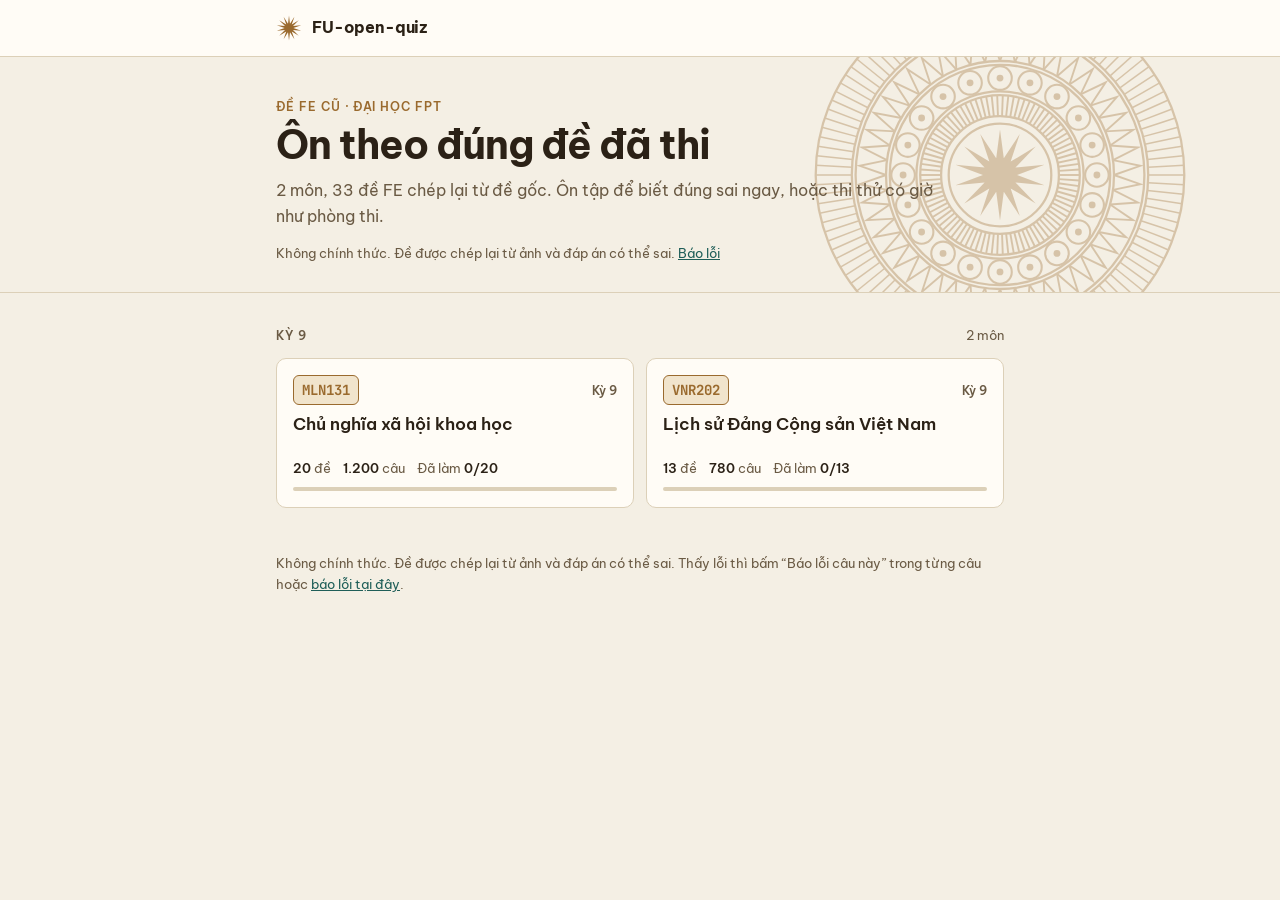
<file: site/index.html>
<!doctype html>
<html lang="vi">
<head>
<meta charset="utf-8">
<meta name="viewport" content="width=device-width, initial-scale=1, viewport-fit=cover">
<title>FU-open-quiz · Ôn đề FE cũ</title>
<meta name="description" content="Ôn tập và thi thử theo đúng các đề FE đã thi ở Đại học FPT.">
<link rel="icon" href="data:,">
<link rel="preconnect" href="https://fonts.googleapis.com">
<link rel="preconnect" href="https://fonts.gstatic.com" crossorigin>
<link rel="stylesheet" href="https://fonts.googleapis.com/css2?family=Be+Vietnam+Pro:wght@400;500;600;700&family=JetBrains+Mono:wght@500;700&display=swap">
<link rel="stylesheet" href="assets/app.css">
</head>
<body>
<div id="app"><noscript><p class="wrap">Trang này cần JavaScript để chạy.</p></noscript></div>
<script type="module" src="assets/home.js"></script>
</body>
</html>
</file>
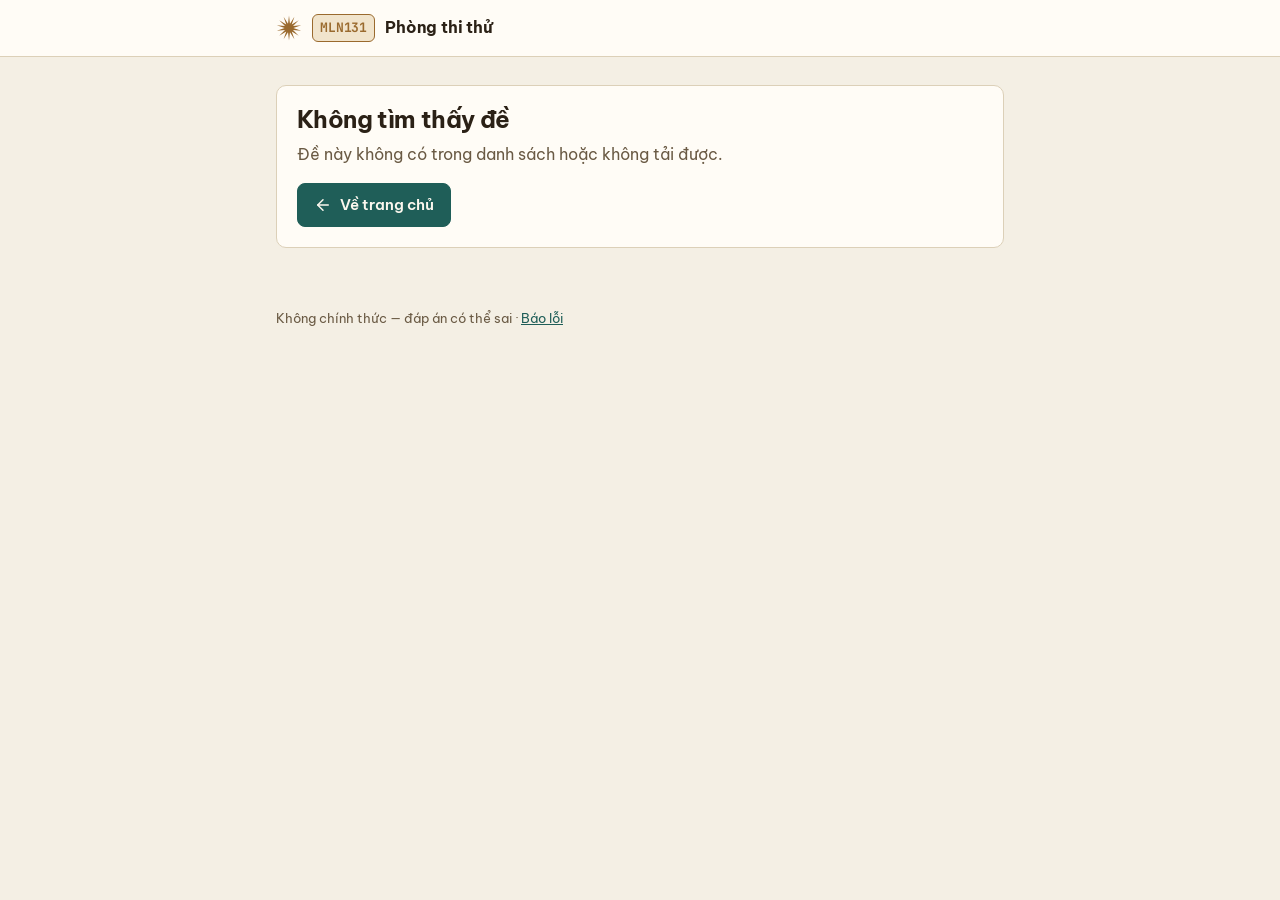
<file: mln131-quiz/quiz.html>
<!doctype html>
<html lang="vi">
<head>
<meta charset="utf-8">
<meta name="viewport" content="width=device-width, initial-scale=1, viewport-fit=cover">
<title>MLN131 Phòng thi thử</title>
<link rel="icon" href="data:,">
<link rel="preconnect" href="https://fonts.googleapis.com">
<link rel="preconnect" href="https://fonts.gstatic.com" crossorigin>
<link rel="stylesheet" href="https://fonts.googleapis.com/css2?family=Be+Vietnam+Pro:wght@400;500;600;700&family=JetBrains+Mono:wght@500;700&display=swap">
<link rel="stylesheet" href="assets/app.css">
</head>
<body>
<div id="app"><noscript><p class="wrap">Trang này cần JavaScript để chạy.</p></noscript></div>
<script type="module" src="assets/quiz.js"></script>
</body>
</html>
</file>
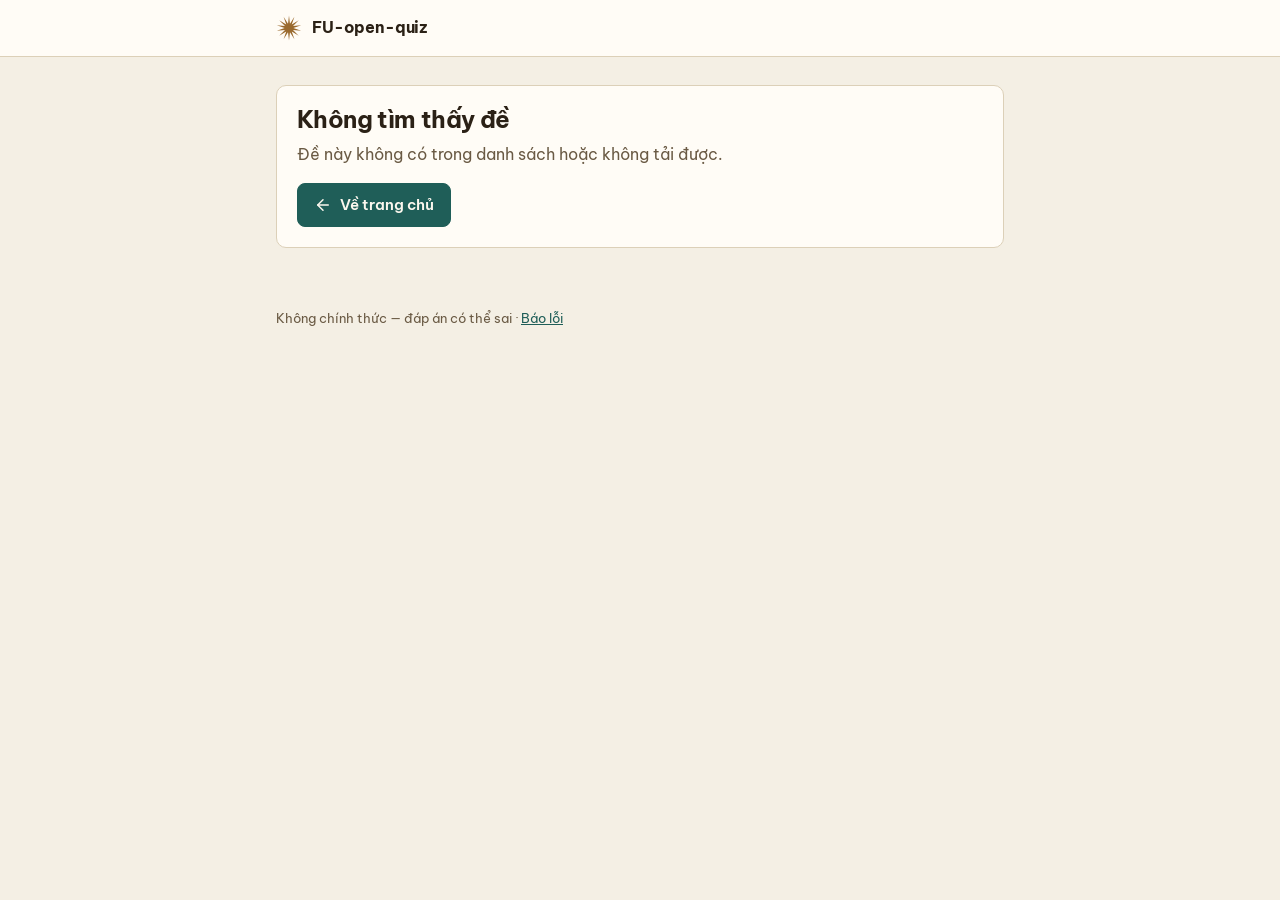
<file: site/quiz.html>
<!doctype html>
<html lang="vi">
<head>
<meta charset="utf-8">
<meta name="viewport" content="width=device-width, initial-scale=1, viewport-fit=cover">
<title>FU-open-quiz</title>
<link rel="icon" href="data:,">
<link rel="preconnect" href="https://fonts.googleapis.com">
<link rel="preconnect" href="https://fonts.gstatic.com" crossorigin>
<link rel="stylesheet" href="https://fonts.googleapis.com/css2?family=Be+Vietnam+Pro:wght@400;500;600;700&family=JetBrains+Mono:wght@500;700&display=swap">
<link rel="stylesheet" href="assets/app.css">
</head>
<body>
<div id="app"><noscript><p class="wrap">Trang này cần JavaScript để chạy.</p></noscript></div>
<script type="module" src="assets/quiz.js"></script>
</body>
</html>
</file>
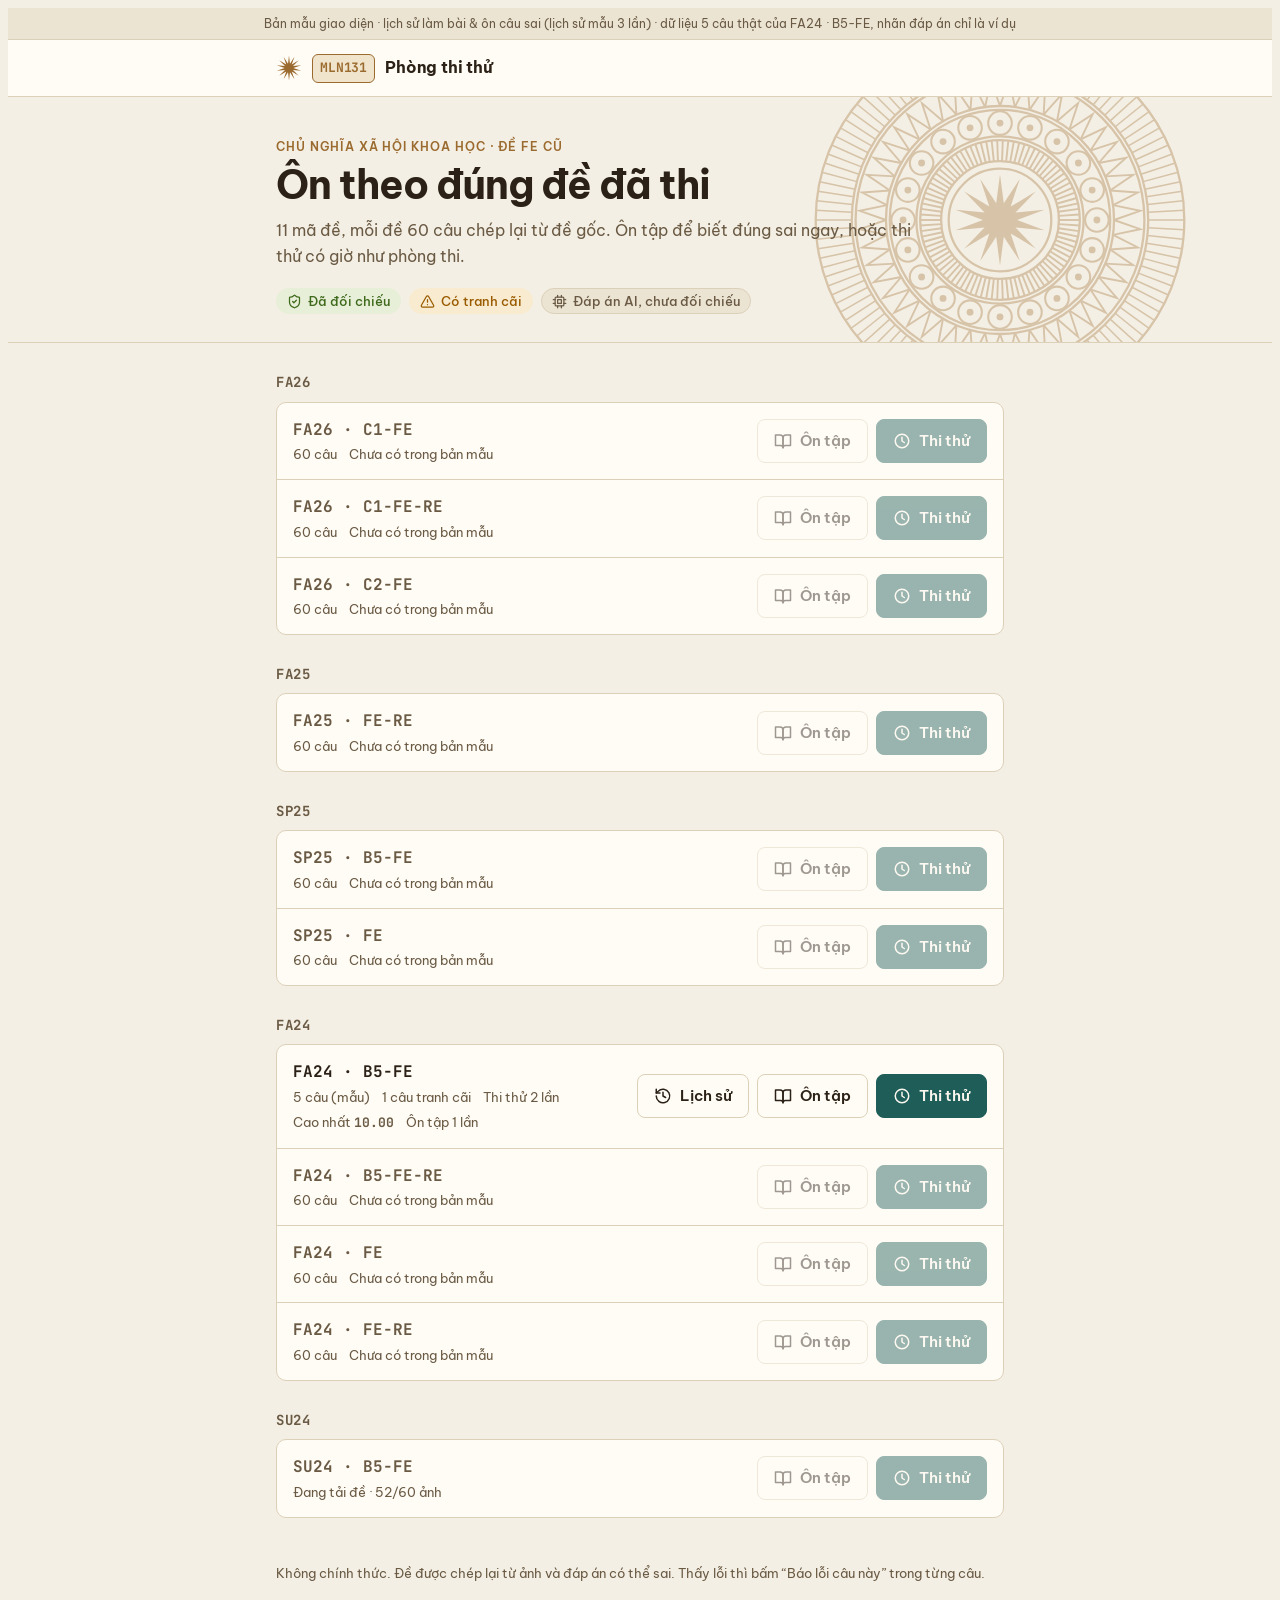
<file: mln131-quiz/design/prototype-lich-su.html>
<!doctype html><meta charset="utf-8"><meta name="viewport" content="width=device-width,initial-scale=1">
<title>MLN131 Phòng thi thử</title>
<meta name="claude:viewport-fit-sides" content="cover">
<link rel="preconnect" href="https://fonts.googleapis.com">
<link rel="preconnect" href="https://fonts.gstatic.com" crossorigin>
<link rel="stylesheet" href="https://fonts.googleapis.com/css2?family=Be+Vietnam+Pro:wght@400;500;600;700&family=JetBrains+Mono:wght@500;700&display=swap">
<style>
/* Layout: one reading column (max 760px) under a sticky bar; quiz views add a left question-list sidebar (max 1120px, collapses on narrow screens). Theme: Đông Sơn bronze drum — patina green for interaction, bronze for ornament (drum face in the hero, ring "ladder" band under the bar), rice-paper ground, lacquer red rule on each question (also a nod to the red rule of FPT's EOS exam client) */
:root{
  --bg:#F4EFE4; --surface:#FFFCF6; --sunken:#ECE4D3; --line:#DCD0B8; --fg:#2B2116; --muted:#6A5A44;
  --accent:#1F5E58; --accent-weak:#E1EEEA; --on-accent:#FBF7EE;
  --bronze:#9A6A2E; --bronze-weak:#F1E4CC;
  --ok:#3E6A1C; --ok-weak:#E8EFD9; --bad:#A3261C; --bad-weak:#F6E2DC; --warn:#9A5B00; --warn-weak:#F8EBCF;
  --eos:#A3261C;
  --font:"Be Vietnam Pro", system-ui, -apple-system, "Segoe UI", Roboto, sans-serif;
  --mono:"JetBrains Mono", ui-monospace, "Cascadia Mono", Consolas, monospace;
  --r:10px;
}
@media (prefers-color-scheme: dark){ :root:not([data-theme="light"]){
  --bg:#15110C; --surface:#1E1912; --sunken:#29221A; --line:#3C3226; --fg:#F0E7D6; --muted:#B8A78B;
  --accent:#72C3B7; --accent-weak:#16312E; --on-accent:#0D1A18;
  --bronze:#D3A15F; --bronze-weak:#33271A;
  --ok:#A3CF73; --ok-weak:#1D2912; --bad:#F08B7E; --bad-weak:#3A1813; --warn:#EDB24C; --warn-weak:#35270B;
  --eos:#E0584B; color-scheme:dark;
}}
:root[data-theme="dark"]{
  --bg:#15110C; --surface:#1E1912; --sunken:#29221A; --line:#3C3226; --fg:#F0E7D6; --muted:#B8A78B;
  --accent:#72C3B7; --accent-weak:#16312E; --on-accent:#0D1A18;
  --bronze:#D3A15F; --bronze-weak:#33271A;
  --ok:#A3CF73; --ok-weak:#1D2912; --bad:#F08B7E; --bad-weak:#3A1813; --warn:#EDB24C; --warn-weak:#35270B;
  --eos:#E0584B; color-scheme:dark;
}
*{box-sizing:border-box}
body{background:var(--bg);color:var(--fg);font:400 16px/1.6 var(--font);-webkit-font-smoothing:antialiased}
body::before{content:"";position:fixed;inset:0 0 auto;height:env(safe-area-inset-top,0px);z-index:10;background:var(--surface)}
button{font:inherit;color:inherit;cursor:pointer}
a{color:var(--accent)}
:focus-visible{outline:2px solid var(--accent);outline-offset:2px;border-radius:6px}
svg.i{width:18px;height:18px;flex:none;stroke:currentColor;fill:none;stroke-width:2;stroke-linecap:round;stroke-linejoin:round}
.mono{font-family:var(--mono);font-variant-numeric:tabular-nums}
.wrap{max-width:760px;margin:0 auto;padding-left:max(16px,env(safe-area-inset-left,0px));padding-right:max(16px,env(safe-area-inset-right,0px))}

/* top bar */
.bar{position:sticky;top:env(safe-area-inset-top,0px);z-index:5;background:var(--surface);border-bottom:1px solid var(--line)}
.bar .wrap{display:flex;align-items:center;gap:12px;min-height:56px}
.brand{display:flex;align-items:center;gap:10px;font-weight:700;letter-spacing:-.01em}
.brand .star{width:26px;height:26px;color:var(--bronze)}
.brand .mark{font-family:var(--mono);font-size:13px;padding:3px 7px;border-radius:6px;background:var(--bronze-weak);color:var(--bronze);border:1px solid var(--bronze)}
.bar .spacer{flex:1}
.iconbtn{display:inline-flex;align-items:center;justify-content:center;width:40px;height:40px;border-radius:8px;border:0;background:transparent}
.iconbtn:hover{background:var(--sunken)}
.bar-title{display:flex;flex-direction:column;line-height:1.25;min-width:0}
.bar-title b{font-size:15px}
.bar-title span{font-size:13px;color:var(--muted)}
.proto{font-size:12px;color:var(--muted);text-align:center;padding-block:6px;background:var(--sunken);border-bottom:1px solid var(--line)}

/* buttons */
.btn{display:inline-flex;align-items:center;justify-content:center;gap:8px;min-height:44px;padding:0 16px;border-radius:8px;border:1px solid var(--line);background:var(--surface);font-weight:600;font-size:15px;transition:background .15s,border-color .15s}
.btn:hover{background:var(--sunken)}
.btn.primary{background:var(--accent);border-color:var(--accent);color:var(--on-accent)}
.btn.primary:hover{filter:brightness(1.07)}
.btn.ghost{border-color:transparent;background:transparent}
.btn[disabled]{opacity:.45;cursor:not-allowed}

/* home */
.hero-band{position:relative;overflow:hidden;border-bottom:1px solid var(--line)}
.hero{position:relative;z-index:1;padding-block:40px 28px}
.drum{position:absolute;top:50%;transform:translateY(-50%);left:min(calc(50% + 170px), calc(100% - 190px));width:380px;height:380px;color:var(--bronze);opacity:.32;pointer-events:none}
@media (max-width:560px){ .drum{opacity:.16;width:320px;height:320px} }
.eyebrow{font-size:12px;font-weight:600;letter-spacing:.08em;text-transform:uppercase;color:var(--bronze)}
h1{font-size:clamp(28px,6vw,40px);line-height:1.15;letter-spacing:-.025em;margin:6px 0 10px;text-wrap:balance}
.lede{color:var(--muted);margin:0;max-width:60ch}
.legend{display:flex;flex-wrap:wrap;gap:8px;margin-top:18px}
.term{margin-top:28px}
.term h2{font-family:var(--mono);font-size:14px;font-weight:700;margin:0 0 8px;color:var(--muted);letter-spacing:.04em}
.list{background:var(--surface);border:1px solid var(--line);border-radius:var(--r);overflow:hidden}
.row{display:flex;flex-wrap:wrap;align-items:center;gap:10px 16px;padding:14px 16px;border-top:1px solid var(--line)}
.row:first-child{border-top:0}
.row .meta{flex:1 1 220px;min-width:0}
.row .code{font-family:var(--mono);font-weight:700;font-size:16px}
.row .sub{font-size:13px;color:var(--muted);display:flex;flex-wrap:wrap;gap:4px 12px;margin-top:2px}
.row .acts{display:flex;gap:8px}
.row.off .code{color:var(--muted)}
.foot{color:var(--muted);font-size:13px;padding-block:32px 48px}

/* badges */
.badge{display:inline-flex;align-items:center;gap:6px;font-size:13px;font-weight:500;line-height:1.3;padding:4px 10px;border-radius:999px;border:1px solid transparent}
.badge svg.i{width:15px;height:15px}
.b-ok{background:var(--ok-weak);color:var(--ok)}
.b-warn{background:var(--warn-weak);color:var(--warn)}
.b-ai{background:var(--sunken);color:var(--muted);border-color:var(--line)}

/* question */
.progress{height:3px;background:var(--line)}
.progress i{display:block;height:100%;background:var(--accent);transition:width .25s}
.q{padding-block:24px 8px}
.q-head{display:flex;align-items:baseline;gap:12px;flex-wrap:wrap;margin-bottom:12px}
.q-num{font-family:var(--mono);font-weight:700;font-size:14px}
.q-hint{font-size:13px;color:var(--muted)}
.q-text{font-size:18px;line-height:1.55;font-weight:500;margin:0 0 18px;padding-left:14px;border-left:3px solid var(--eos)}
.opts{display:grid;gap:10px}
.opt{display:flex;align-items:flex-start;gap:12px;width:100%;min-height:52px;padding:12px 14px;text-align:left;background:var(--surface);border:1.5px solid var(--line);border-radius:var(--r);transition:border-color .15s,background .15s}
.opt:hover:not([disabled]){border-color:var(--accent)}
.opt .k{flex:none;display:inline-flex;align-items:center;justify-content:center;width:28px;height:28px;border-radius:7px;background:var(--sunken);font-family:var(--mono);font-weight:700;font-size:14px}
.opt .t{flex:1;min-width:0;padding-top:2px}
.opt .s{flex:none;padding-top:4px}
.opt.sel{border-color:var(--accent);background:var(--accent-weak)}
.opt.sel .k{background:var(--accent);color:var(--on-accent)}
.opt.right{border-color:var(--ok);background:var(--ok-weak)}
.opt.right .k{background:var(--ok);color:var(--surface)}
.opt.wrong{border-color:var(--bad);background:var(--bad-weak)}
.opt.wrong .k{background:var(--bad);color:var(--surface)}
.opt.dim{opacity:.6}
.opt[disabled]{cursor:default}
.after{display:flex;flex-wrap:wrap;align-items:center;gap:10px;margin-top:16px}
.verdict{font-weight:600;display:inline-flex;align-items:center;gap:6px}
.verdict.ok{color:var(--ok)} .verdict.bad{color:var(--bad)}
.report{margin-left:auto;font-size:13px;color:var(--muted);display:inline-flex;align-items:center;gap:6px;text-decoration:none}
.report:hover{color:var(--accent)}
.nav{display:flex;gap:10px;justify-content:space-between;padding-block:20px}

/* grid */
.panel{background:var(--surface);border:1px solid var(--line);border-radius:var(--r);padding:14px;margin-bottom:24px}
.panel-head{display:flex;align-items:center;justify-content:space-between;gap:8px;margin-bottom:10px;flex-wrap:wrap}
.panel-head b{font-size:14px}
.grid{display:grid;grid-template-columns:repeat(auto-fill,minmax(40px,1fr));gap:6px}
.cell{height:40px;border-radius:7px;border:1.5px solid var(--line);background:var(--surface);font-family:var(--mono);font-size:14px;font-weight:700;position:relative}
.cell.cur{outline:2px solid var(--accent);outline-offset:1px}
.cell.done{background:var(--accent-weak);border-color:var(--accent)}
.cell.right{background:var(--ok-weak);border-color:var(--ok);color:var(--ok)}
.cell.wrong{background:var(--bad-weak);border-color:var(--bad);color:var(--bad);border-style:dashed}
.cell.flag::after{content:"";position:absolute;top:3px;right:3px;width:7px;height:7px;border-radius:2px;background:var(--warn)}
.keys{display:flex;flex-wrap:wrap;gap:6px 14px;font-size:12px;color:var(--muted);margin-top:10px}
.keys span{display:inline-flex;align-items:center;gap:6px}
.sw{width:12px;height:12px;border-radius:3px;border:1.5px solid var(--line)}

/* exam */
.timer{display:inline-flex;align-items:center;gap:6px;font-family:var(--mono);font-weight:700;font-size:16px;padding:6px 10px;border-radius:8px;background:var(--sunken)}
.timer.low{color:var(--bad);background:var(--bad-weak)}
.flagbtn.on{color:var(--warn);border-color:var(--warn);background:var(--warn-weak)}
.confirm{border:1.5px solid var(--warn);background:var(--warn-weak);border-radius:var(--r);padding:14px;margin-top:16px}
.confirm p{margin:0 0 10px}
.confirm .acts{display:flex;gap:8px;flex-wrap:wrap}

/* start */
.card{background:var(--surface);border:1px solid var(--line);border-radius:var(--r);padding:20px}
.field{display:flex;align-items:center;justify-content:space-between;gap:12px;padding-block:12px;border-top:1px solid var(--line)}
.field:first-of-type{border-top:0}
.field label{font-weight:500}
.field small{display:block;color:var(--muted);font-size:13px;font-weight:400}
.num{width:84px;min-height:44px;padding:0 10px;border:1.5px solid var(--line);border-radius:8px;background:var(--bg);color:var(--fg);font:700 16px var(--mono);text-align:center}
.switch{position:relative;width:48px;height:28px;flex:none}
.switch input{position:absolute;opacity:0;inset:0;margin:0;cursor:pointer}
.switch span{position:absolute;inset:0;border-radius:999px;background:var(--line);transition:background .15s;pointer-events:none}
.switch span::after{content:"";position:absolute;top:3px;left:3px;width:22px;height:22px;border-radius:50%;background:var(--surface);transition:transform .15s}
.switch input:checked + span{background:var(--accent)}
.switch input:checked + span::after{transform:translateX(20px)}
.switch input:focus-visible + span{outline:2px solid var(--accent);outline-offset:2px}
.rules{margin:16px 0 0;padding-left:20px;color:var(--muted);font-size:14px}

/* result */
.score{display:flex;align-items:flex-end;gap:16px;flex-wrap:wrap;padding-block:28px 8px}
.score .big{font-family:var(--mono);font-size:clamp(48px,14vw,72px);font-weight:700;line-height:1;letter-spacing:-.03em}
.score .big small{font-size:.38em;color:var(--muted);font-weight:500}
.score .stat{color:var(--muted);padding-bottom:8px}
.meter{display:flex;height:8px;border-radius:999px;overflow:hidden;background:var(--line);margin:12px 0 24px}
.meter i{display:block;height:100%}
.wrong-list{display:grid;gap:12px}
.wl{background:var(--surface);border:1px solid var(--line);border-radius:var(--r);padding:14px 16px}
.wl .qt{margin:4px 0 10px;font-weight:500}
.ans{display:grid;gap:6px;font-size:14px}
.ans div{display:flex;gap:8px;align-items:flex-start}
.ans .tag{flex:none;font-size:12px;font-weight:600;width:64px;color:var(--muted);padding-top:1px}
.ans .yours{color:var(--bad)} .ans .key{color:var(--ok)}
.row-acts{display:flex;gap:10px;flex-wrap:wrap;padding-block:24px 48px}

@media (max-width:480px){
  .row .acts{width:100%} .row .acts .btn{flex:1}
  .q-text{font-size:17px}
  .bar-title span{display:none}
}
@media (prefers-reduced-motion:reduce){*{transition:none!important}}
/* quiz layout: question list in a left sidebar, question on the right */
.wrap.wide{max-width:1120px}
.layout{display:grid;grid-template-columns:minmax(0,1fr);gap:0 32px;align-items:start}
.side{padding-top:16px}
.side-toggle{width:100%;justify-content:flex-start;font-size:14px}
.side-toggle .spacer{flex:1}
.side-body{display:none;margin:8px 0 0}
.side.open .side-body{display:block}
.main{min-width:0}
@media (min-width:880px){
  .layout{grid-template-columns:320px minmax(0,1fr)}
  .side{position:sticky;top:calc(env(safe-area-inset-top,0px) + 56px);padding-block:24px}
  .side-toggle{display:none}
  .side-body{display:block;margin:0;max-height:calc(100vh - 56px - 48px - env(safe-area-inset-top,0px));overflow-y:auto;overscroll-behavior:contain}
  .side-body .panel-head{position:sticky;top:-14px;margin:-14px -14px 10px;padding:14px 14px 10px;background:var(--surface);z-index:1;flex-wrap:nowrap}
  .side-body .panel-head .btn{min-height:36px;padding:0 10px;font-size:14px;flex:none}
  .side-body .panel-head b{white-space:nowrap;min-width:0;overflow:hidden;text-overflow:ellipsis}
}

/* history, completion card, review */
.chip{display:inline-flex;align-items:center;gap:5px;font-size:12px;font-weight:600;line-height:1.3;padding:3px 8px;border-radius:6px}
.chip svg.i{width:14px;height:14px}
.c-exam{background:var(--accent-weak);color:var(--accent)}
.c-study{background:var(--bronze-weak);color:var(--bronze)}
.hist-sum{display:grid;grid-template-columns:repeat(3,minmax(0,1fr));gap:10px;margin:24px 0 28px}
.tile{background:var(--surface);border:1px solid var(--line);border-radius:var(--r);padding:12px 14px;display:flex;flex-direction:column;min-width:0}
.tile span{font-size:12px;font-weight:600;letter-spacing:.06em;text-transform:uppercase;color:var(--muted)}
.tile b{font-family:var(--mono);font-size:28px;line-height:1.2;margin-top:4px}
.tile small{font-size:12px;color:var(--muted)}
.sec{font-size:16px;margin:0 0 10px}
.hist{list-style:none;margin:0;padding:0}
.hrow{align-items:center}
.hnum{flex:none;width:36px;font-weight:700;font-size:14px;color:var(--muted)}
.hl{display:flex;align-items:center;gap:8px;flex-wrap:wrap}
.date{font-size:13px;color:var(--muted)}
.hres{margin-top:4px;font-size:14px}
.mini{display:flex;height:4px;max-width:220px;border-radius:999px;overflow:hidden;background:var(--line);margin-top:8px}
.mini i{display:block;height:100%}
.allok{display:inline-flex;align-items:center;gap:6px;min-height:44px;font-size:13px;font-weight:600;color:var(--ok)}
.hist-note{font-size:13px;color:var(--muted);margin:12px 0 0}
.acts-inline{display:flex;gap:8px;flex-wrap:wrap}
.done-card{background:var(--surface);border:1.5px solid var(--accent);border-radius:var(--r);padding:16px 18px;margin-top:24px}
.done-card:focus-visible{outline-offset:3px}
.done-card .score{padding-block:6px 0}
.done-card .big{font-size:44px}
.done-card .meter{margin:12px 0 14px}
.done-card .acts{display:flex;gap:8px;flex-wrap:wrap}
.side-meta{display:flex;align-items:center;gap:8px;margin:-4px 0 10px}
.side-note{font-size:12px;color:var(--muted);margin:10px 0 0;line-height:1.5}
.submit-hint{display:flex;align-items:center;gap:8px 10px;flex-wrap:wrap;font-size:14px;padding:8px 8px 8px 14px;border-radius:var(--r);background:var(--sunken);color:var(--muted)}
.submit-hint > svg.i{color:var(--warn)}
.submit-hint span{flex:1 1 200px}
.submit-hint b{color:var(--fg)}
.submit-hint.ok{background:var(--ok-weak);color:var(--ok);padding-block:12px}
.submit-hint.ok > svg.i{color:var(--ok)}
.submit-hint .btn{min-height:40px;font-size:14px;padding:0 12px}
.bar .btn[disabled]{opacity:.5}
.bar .btn{white-space:nowrap;padding:0 12px}
.iconbtn{flex:none}
@media (max-width:480px){
  .hist-sum{gap:6px}
  .tile{padding:10px}
  .tile b{font-size:22px}
  .hrow .acts{width:100%}
  .hrow .acts .btn{flex:1}
  .row .acts .hist-btn{flex:none;width:44px;padding:0}
  .row .acts .hist-btn .lbl{display:none}
  .done-card .acts .btn{flex:1 1 140px}
}
</style>

<div class="proto">Bản mẫu giao diện · lịch sử làm bài &amp; ôn câu sai (lịch sử mẫu 3 lần) · dữ liệu 5 câu thật của FA24 · B5-FE, nhãn đáp án chỉ là ví dụ</div>
<div id="app"></div>

<script>
const I = {
  check:'<path d="M20 6 9 17l-5-5"/>',
  x:'<path d="M18 6 6 18M6 6l12 12"/>',
  warn:'<path d="m21.73 18-8-14a2 2 0 0 0-3.48 0l-8 14A2 2 0 0 0 4 21h16a2 2 0 0 0 1.73-3"/><path d="M12 9v4M12 17h.01"/>',
  shield:'<path d="M20 13c0 5-3.5 7.5-7.66 8.95a1 1 0 0 1-.67-.01C7.5 20.5 4 18 4 13V6a1 1 0 0 1 1-1c2 0 4.5-1.2 6.24-2.72a1.17 1.17 0 0 1 1.52 0C14.51 3.81 17 5 19 5a1 1 0 0 1 1 1z"/><path d="m9 12 2 2 4-4"/>',
  cpu:'<rect x="5" y="5" width="14" height="14" rx="2"/><rect x="9" y="9" width="6" height="6"/><path d="M15 2v3M9 2v3M15 19v3M9 19v3M2 9h3M2 15h3M19 9h3M19 15h3"/>',
  clock:'<circle cx="12" cy="12" r="9"/><path d="M12 7v5l3 2"/>',
  flag:'<path d="M4 15s1-1 4-1 5 2 8 2 4-1 4-1V3s-1 1-4 1-5-2-8-2-4 1-4 1z"/><path d="M4 22v-7"/>',
  history:'<path d="M3 12a9 9 0 1 0 2.6-6.4L3 8"/><path d="M3 3v5h5"/><path d="M12 7v5l3.5 2"/>',
  target:'<circle cx="12" cy="12" r="9"/><circle cx="12" cy="12" r="5"/><circle cx="12" cy="12" r="1.5"/>',
  grid:'<rect x="3" y="3" width="7" height="7" rx="1"/><rect x="14" y="3" width="7" height="7" rx="1"/><rect x="3" y="14" width="7" height="7" rx="1"/><rect x="14" y="14" width="7" height="7" rx="1"/>',
  up:'<path d="m18 15-6-6-6 6"/>', down:'<path d="m6 9 6 6 6-6"/>',
  left:'<path d="m15 18-6-6 6-6"/>', right:'<path d="m9 18 6-6-6-6"/>',
  back:'<path d="m12 19-7-7 7-7"/><path d="M19 12H5"/>',
  reset:'<path d="M3 12a9 9 0 1 0 9-9 9.75 9.75 0 0 0-6.74 2.74L3 8"/><path d="M3 3v5h5"/>',
  msg:'<path d="M21 15a2 2 0 0 1-2 2H7l-4 4V5a2 2 0 0 1 2-2h14a2 2 0 0 1 2 2z"/><path d="M12 7v4M12 14h.01"/>',
  book:'<path d="M2 4h6a4 4 0 0 1 4 4v13a3 3 0 0 0-3-3H2z"/><path d="M22 4h-6a4 4 0 0 0-4 4v13a3 3 0 0 1 3-3h7z"/>',
};
const ic = (n, extra='') => `<svg class="i" viewBox="0 0 24 24" aria-hidden="true" ${extra}>${I[n]}</svg>`;
/* Đông Sơn drum face, drawn from geometry: 14-point star, ring bands of ladder ticks,
   tangent circles with dots, and saw-teeth. `mini` draws only the star for the logo. */
function drumSvg(size, cls, mini=false){
  const c = 100, P = (r,a)=>[(c+r*Math.cos(a)).toFixed(2),(c+r*Math.sin(a)).toFixed(2)];
  let s = '';
  const star = [];
  for(let i=0;i<28;i++){ const a=Math.PI*i/14-Math.PI/2; star.push(P(i%2?(mini?34:9):(mini?96:24),a).join(',')); }
  s += `<polygon points="${star.join(' ')}" fill="currentColor"/>`;
  if(mini) return `<svg class="${cls}" viewBox="0 0 200 200" aria-hidden="true">${s}</svg>`;
  const ring = r => `<circle cx="${c}" cy="${c}" r="${r}" fill="none" stroke="currentColor" stroke-width="1.2"/>`;
  [27,31,42,44,58,60,76,78,97].forEach(r=>s+=ring(r));
  for(let i=0;i<90;i++){ const a=i*Math.PI/45; const [x1,y1]=P(31,a),[x2,y2]=P(42,a); s+=`<line x1="${x1}" y1="${y1}" x2="${x2}" y2="${y2}" stroke="currentColor" stroke-width="1"/>`; }
  for(let i=0;i<20;i++){ const a=i*Math.PI/10; const [x,y]=P(51,a); s+=`<circle cx="${x}" cy="${y}" r="6.2" fill="none" stroke="currentColor" stroke-width="1.1"/><circle cx="${x}" cy="${y}" r="1.8" fill="currentColor"/>`; }
  for(let i=0;i<48;i++){ const a=i*Math.PI/24, b=(i+.5)*Math.PI/24, d=(i+1)*Math.PI/24; const p=[P(60,a),P(74,b),P(60,d)].map(q=>q.join(',')).join(' '); s+=`<polyline points="${p}" fill="none" stroke="currentColor" stroke-width="1"/>`; }
  for(let i=0;i<120;i++){ const a=i*Math.PI/60; const [x1,y1]=P(78,a),[x2,y2]=P(97,a); s+=`<line x1="${x1}" y1="${y1}" x2="${x2}" y2="${y2}" stroke="currentColor" stroke-width=".8"/>`; }
  return `<svg class="${cls}" viewBox="0 0 200 200" aria-hidden="true">${s}</svg>`;
}
const esc = s => String(s).replace(/[&<>"]/g, c => ({'&':'&amp;','<':'&lt;','>':'&gt;','"':'&quot;'}[c]));

const EXAM = {
  id:'FA24-B5-FE', term:'FA24', code:'B5-FE',
  questions:[
    {n:1, text:'Giải quyết hai vấn đề nào sau đây cần phải đặt trong mối quan hệ với cộng đồng quốc gia - dân tộc thống nhất theo định hướng xã hội chủ nghĩa?',
     options:{A:'Văn hóa và hội nhập quốc tế',B:'Tư sản và vô sản',C:'Giáo dục và y tế',D:'Dân tộc và tôn giáo'}, answer:'D', status:'verified', votes:3},
    {n:2, text:'Điền cụm từ thích hợp vào (...): Tôn giáo là một hiện tượng ... - ... do con người sáng tạo.',
     options:{A:'Xã hội/ văn hóa',B:'Kinh tế/ văn hóa',C:'Chính trị/ xã hội',D:'Giáo dục/ y tế'}, answer:'A', status:'verified', votes:1},
    {n:3, text:'Theo chủ nghĩa Mác - Lênin, tôn giáo là gì?',
     options:{A:'Là một thiết chế xã hội phản ánh chân thật hiện thực khách quan',B:'Là một hình thái ý thức xã hội, phản ánh hư ảo hiện thực khách quan',C:'Là một cơ sở xã hội, phản ánh các ý chí, nguyện vọng của tín đồ theo một giáo lý nào đó',D:'Là một thực thể xã hội, điều chỉnh tâm lý con người hiệu quả'}, answer:'B', status:'ai-only'},
    {n:4, text:'Bản chất dân chủ của chế độ nước ta hiện nay được hiểu như thế nào?',
     options:{A:'Chế độ ta là do nhân dân làm chủ, quyền lực thuộc về nhân dân',B:'Chế độ ta là do Đảng Cộng sản Việt Nam làm chủ, là đại diện ý chí, nguyện vọng của nhân dân',C:'Chế độ ta là do giai cấp công nhân làm chủ, quyền lực thuộc về giai cấp công nhân',D:'Chế độ ta là do cá nhân làm chủ, được hiện thực hóa thông qua vai trò làm chủ duy nhất của Đảng Cộng sản Việt Nam'}, answer:'A', status:'disputed', comment:'B', votes:2},
    {n:5, text:'Dân chủ được hiểu là:',
     options:{A:'Một giá trị xã hội phản ánh các quyền cơ bản của con người; là một hình thức tổ chức nhà nước của giai cấp cầm quyền; có quá trình ra đời, phát triển cùng với lịch sử xã hội nhân loại',B:'Một giá trị xã hội phản ánh các quyền cơ bản của con người; là một hình thức tổ chức nhà nước của giai cấp tư sản cầm quyền; có quá trình ra đời, phát triển cùng với lịch sử xã hội nhân loại',C:'Một giá trị xã hội phản ánh các quyền cơ bản của con người; là một hình thức tổ chức nhà nước của giai cấp thống trị cầm quyền; có quá trình ra đời, phát triển từ xã hội chiếm hữu nô lệ',D:'Một giá trị xã hội phản ánh các quyền cơ bản của con người; là một hình thức tổ chức nhà nước của giai cấp vô sản cầm quyền; có quá trình ra đời, phát triển cùng với lịch sử xã hội nhân loại'}, answer:'A', status:'ai-only'},
  ]
};
const TERMS = [
  ['FA26',['C1-FE','C1-FE-RE','C2-FE']], ['FA25',['FE-RE']], ['SP25',['B5-FE','FE']],
  ['FA24',['B5-FE','B5-FE-RE','FE','FE-RE']], ['SU24',['B5-FE']],
];

let view = 'home';
let study = {i:0, picks:{}, recorded:false, k:null};
let exam = null;          // {i, picks, flags:Set, order, endAt, submitted, confirm, auto, k}
let review = null;        // {k, items:[question index], i, picks:{}}
let tick = null;
let navOpen = false;      // question list expanded (narrow screens only)
let focusCard = false;    // focus the completion card after the next render
const N = EXAM.questions.length;
const isSplit = () => view==='study' || view==='exam' || view==='review';
const DAY = 864e5;
// Sample history so the History page has something to show (prototype only).
const HISTORY = [
  {mode:'study', at:Date.now()-3*DAY, correct:3, total:5, responses:{1:'D',2:'B',3:'B',4:'B',5:'A'}},
  {mode:'exam',  at:Date.now()-2*DAY, correct:5, total:5, score10:10, responses:{1:'D',2:'A',3:'B',4:'A',5:'A'}},
  {mode:'exam',  at:Date.now()-1*DAY, correct:2, total:5, score10:4, auto:true, responses:{1:'D',2:'C',4:'B',5:'A'}},
];

/* ---------- helpers ---------- */
const fmtDate = t => { const d=new Date(t); return `${String(d.getDate()).padStart(2,'0')}/${String(d.getMonth()+1).padStart(2,'0')}/${d.getFullYear()}`; };
const countRight = picks => EXAM.questions.filter(q=>picks[q.n]===q.answer).length;
// Wrong questions are recomputed from the current answer key (spec 3.2).
const wrongOf = a => EXAM.questions.map((q,i)=>i).filter(i=>a.responses[EXAM.questions[i].n]!==EXAM.questions[i].answer);
function stats(){
  const ex = HISTORY.filter(a=>a.mode==='exam');
  return {exams:ex.length, studies:HISTORY.length-ex.length, best:ex.length?Math.max(...ex.map(a=>a.score10)):null};
}
function record(a){ HISTORY.push({at:Date.now(), ...a}); return HISTORY.length; }
const modeChip = m => m==='exam' ? `<span class="chip c-exam">${ic('clock')}Thi thử</span>` : `<span class="chip c-study">${ic('book')}Ôn tập</span>`;
const meter = (ok,bad,tot) => `<div class="meter" aria-hidden="true"><i style="width:${ok/tot*100}%;background:var(--ok)"></i><i style="width:${bad/tot*100}%;background:var(--bad)"></i></div>`;

function badge(q){
  if(q.status==='verified') return `<span class="badge b-ok">${ic('shield')}Đã đối chiếu · ${q.votes} phiếu</span>`;
  if(q.status==='disputed') return `<span class="badge b-warn">${ic('warn')}Có tranh cãi · comment chọn ${q.comment} (${q.votes} phiếu)</span>`;
  return `<span class="badge b-ai">${ic('cpu')}Đáp án AI, chưa đối chiếu</span>`;
}
const reportLink = q => `<a class="report" href="#" data-act="noop">${ic('msg')}Báo lỗi câu này</a>`;

function topbar(title, sub, right='', back='home'){
  return `<header class="bar"><div class="wrap${isSplit()?' wide':''}">
    <button class="iconbtn" data-act="${back}" aria-label="${back==='history'?'Về lịch sử':'Về trang chủ'}">${ic('back')}</button>
    <div class="bar-title"><b>${title}</b><span>${sub}</span></div>
    <div class="spacer"></div>${right}</div></header>`;
}
// Question list in a left sidebar (collapsible on narrow screens). Only the
// current cell is in the tab order; arrow keys move between questions.
function layout(side, body){
  return `<div class="wrap wide layout">
    <aside class="side${navOpen?' open':''}" aria-label="Danh sách câu">
      <button class="btn side-toggle" data-act="toggleNav" aria-expanded="${navOpen}" aria-controls="qnav">${ic('grid')}<span>${side.label}</span><span class="spacer"></span>${ic(navOpen?'up':'down')}</button>
      <section class="panel side-body" id="qnav">${side.html}</section>
    </aside>
    <main class="main">${body}</main>
  </div>`;
}
// Completion card shown at the top of the right column once every question
// in the round is answered. Answers stay reviewable underneath.
function doneCard(o){
  return `<section class="done-card" id="doneCard" tabindex="-1" aria-labelledby="doneTitle">
    <div class="eyebrow" id="doneTitle">${o.eyebrow}</div>
    <div class="score"><div class="big">${o.ok}<small>/${o.total}</small></div><div class="stat">${o.note}</div></div>
    ${meter(o.ok,o.total-o.ok,o.total)}
    <div class="acts">${o.acts}</div></section>`;
}
function optButtons(q, picked, act){
  let opts = '';
  for(const [k,t] of Object.entries(q.options)){
    let cls='opt', s='';
    if(picked){
      if(k===q.answer){cls+=' right'; s=ic('check');}
      else if(k===picked){cls+=' wrong'; s=ic('x');}
      else cls+=' dim';
    }
    opts += `<button class="${cls}" data-act="${act}" data-k="${k}" ${picked?'disabled':''}><span class="k">${k}</span><span class="t">${esc(t)}</span><span class="s">${s}</span></button>`;
  }
  return opts;
}
const verdict = (q,picked) => `<span class="verdict ${picked===q.answer?'ok':'bad'}">${picked===q.answer?ic('check')+'Chính xác':ic('x')+'Chưa đúng · đáp án '+q.answer}</span>`;

/* ---------- home ---------- */
function renderHome(){
  const total = TERMS.reduce((a,[,c])=>a+c.length,0);
  const st = stats();
  let html = `<header class="bar"><div class="wrap"><div class="brand">${drumSvg(26,'star',true)}<span class="mark">MLN131</span>Phòng thi thử</div></div></header>
  <section class="hero-band">${drumSvg(380,'drum')}<div class="wrap"><div class="hero">
      <div class="eyebrow">Chủ nghĩa xã hội khoa học · Đề FE cũ</div>
      <h1>Ôn theo đúng đề đã thi</h1>
      <p class="lede">${total} mã đề, mỗi đề 60 câu chép lại từ đề gốc. Ôn tập để biết đúng sai ngay, hoặc thi thử có giờ như phòng thi.</p>
      <div class="legend">
        <span class="badge b-ok">${ic('shield')}Đã đối chiếu</span>
        <span class="badge b-warn">${ic('warn')}Có tranh cãi</span>
        <span class="badge b-ai">${ic('cpu')}Đáp án AI, chưa đối chiếu</span>
      </div>
    </div></div></section>
  <main class="wrap">`;
  for(const [term,codes] of TERMS){
    html += `<section class="term"><h2>${term}</h2><div class="list">`;
    for(const code of codes){
      const live = term===EXAM.term && code===EXAM.code;
      const pending = term==='SU24';
      const sub = live
        ? `<span>${N} câu (mẫu)</span><span>1 câu tranh cãi</span>`+
          (st.exams?`<span>Thi thử ${st.exams} lần</span><span>Cao nhất <b class="mono">${st.best.toFixed(2)}</b></span>`:'<span>Chưa thi thử</span>')+
          (st.studies?`<span>Ôn tập ${st.studies} lần</span>`:'')
        : pending ? `<span>Đang tải đề · 52/60 ảnh</span>` : `<span>60 câu</span><span>Chưa có trong bản mẫu</span>`;
      const hist = live && HISTORY.length ? `<button class="btn hist-btn" data-act="history" aria-label="Lịch sử làm bài">${ic('history')}<span class="lbl">Lịch sử</span></button>` : '';
      html += `<div class="row${live?'':' off'}"><div class="meta"><div class="code">${term} · ${code}</div><div class="sub">${sub}</div></div>
        <div class="acts">${hist}
          <button class="btn" data-act="study" ${live?'':'disabled'}>${ic('book')}Ôn tập</button>
          <button class="btn primary" data-act="examStart" ${live?'':'disabled'}>${ic('clock')}Thi thử</button>
        </div></div>`;
    }
    html += `</div></section>`;
  }
  html += `<p class="foot">Không chính thức. Đề được chép lại từ ảnh và đáp án có thể sai. Thấy lỗi thì bấm “Báo lỗi câu này” trong từng câu.</p></main>`;
  return html;
}

/* ---------- history ---------- */
function renderHistory(){
  const st = stats();
  const title = `${EXAM.term} · ${EXAM.code}`;
  if(!HISTORY.length) return topbar(title,'Lịch sử làm bài')+`<main class="wrap"><div class="notice"><h1>Chưa có lần làm nào</h1>
    <p>Làm đủ ${N} câu ở Ôn tập hoặc Thi thử thì lần làm được lưu ở đây, trên trình duyệt này.</p>
    <div class="acts-inline"><button class="btn" data-act="study">${ic('book')}Ôn tập</button><button class="btn primary" data-act="examStart">${ic('clock')}Thi thử</button></div></div></main>`;
  const rows = HISTORY.map((a,idx)=>({a,k:idx+1})).reverse().map(({a,k})=>{
    const wrong = wrongOf(a).length;
    const res = a.mode==='exam'
      ? `<b class="mono">${a.score10.toFixed(2)}</b> điểm · đúng ${a.correct}/${a.total}${a.auto?' · hết giờ, tự nộp':''}`
      : `đúng <b class="mono">${a.correct}/${a.total}</b>`;
    return `<li class="row hrow"><span class="hnum mono" aria-label="Lần ${k}">#${k}</span>
      <div class="meta"><div class="hl">${modeChip(a.mode)}<span class="date mono">${fmtDate(a.at)}</span></div>
        <div class="hres">${res}</div>
        <div class="mini" aria-hidden="true"><i style="width:${a.correct/a.total*100}%;background:var(--ok)"></i><i style="width:${(a.total-a.correct)/a.total*100}%;background:var(--bad)"></i></div></div>
      <div class="acts">${wrong?`<button class="btn" data-act="review" data-k="${k}">${ic('target')}Ôn ${wrong} câu sai</button>`:`<span class="allok">${ic('check')}Không sai câu nào</span>`}</div></li>`;
  }).join('');
  return topbar(title,'Lịch sử làm bài')+`<main class="wrap">
    <div class="hist-sum">
      <div class="tile"><span>Thi thử</span><b>${st.exams}</b><small>lần</small></div>
      <div class="tile"><span>Cao nhất</span><b>${st.best==null?'—':st.best.toFixed(2)}</b><small>${st.best==null?'chưa thi thử':'/10 điểm'}</small></div>
      <div class="tile"><span>Ôn tập</span><b>${st.studies}</b><small>lần</small></div>
    </div>
    <h2 class="sec">Các lần làm <span class="q-hint">· mới nhất ở trên</span></h2>
    <ol class="list hist">${rows}</ol>
    <p class="hist-note">Lịch sử chỉ lưu trên trình duyệt này.</p>
    <div class="row-acts"><button class="btn" data-act="study">${ic('book')}Ôn tập</button><button class="btn primary" data-act="examStart">${ic('clock')}Thi thử</button></div>
  </main>`;
}

/* ---------- study ---------- */
function studyPick(k){
  const q = EXAM.questions[study.i];
  if(study.picks[q.n]) return;
  study.picks[q.n] = k;
  if(!study.recorded && Object.keys(study.picks).length===N){
    study.k = record({mode:'study', correct:countRight(study.picks), total:N, responses:{...study.picks}});
    study.recorded = true; focusCard = true;
  }
}
function renderStudy(){
  const q = EXAM.questions[study.i];
  const picked = study.picks[q.n];
  const done = Object.keys(study.picks).length;
  const correct = countRight(study.picks);
  const complete = study.recorded;
  const wrong = N-correct;
  const after = picked ? `<div class="after">${verdict(q,picked)}${badge(q)}${reportLink(q)}</div>` : '';
  const cells = EXAM.questions.map((x,i)=>{
    const p=study.picks[x.n]; let c='cell';
    if(p) c+= p===x.answer?' right':' wrong';
    if(i===study.i) c+=' cur';
    return `<button class="${c}" data-act="go" data-i="${i}" aria-label="Câu ${x.n}${p?(p===x.answer?', đúng':', sai'):''}"${i===study.i?' aria-current="true"':' tabindex="-1"'}>${x.n}</button>`;
  }).join('');
  const card = complete ? doneCard({
    eyebrow:`Hoàn thành lượt ôn · lần #${study.k}`, ok:correct, total:N, note:'câu đúng · đã lưu vào lịch sử',
    acts:(wrong?`<button class="btn primary" data-act="review" data-k="${study.k}">${ic('target')}Ôn ${wrong} câu sai</button>`:'')+
      `<button class="btn${wrong?'':' primary'}" data-act="newRound">${ic('reset')}Lượt mới</button><button class="btn ghost" data-act="history">${ic('history')}Xem lịch sử</button>`,
  }) : '';
  return topbar(`${EXAM.term} · ${EXAM.code}`,'Ôn tập', `<span class="mono" style="font-size:14px;color:var(--muted)">${done}/${N}</span>`)+
  `<div class="progress"><i style="width:${done/N*100}%"></i></div>`+
  layout({
    label:`Câu ${q.n}/${N} · đúng ${correct}/${done}`,
    html:`<div class="panel-head"><b>${complete?`Hoàn thành · đúng ${correct}/${N}`:`Đúng ${correct}/${done} câu đã làm`}</b>${complete?'':`<button class="btn ghost" data-act="resetStudy">${ic('reset')}Làm lại</button>`}</div>
      <div class="grid">${cells}</div>
      <div class="keys"><span><i class="sw" style="background:var(--ok-weak);border-color:var(--ok)"></i>Đúng</span><span><i class="sw" style="background:var(--bad-weak);border-color:var(--bad);border-style:dashed"></i>Sai</span><span><i class="sw"></i>Chưa làm</span></div>`,
  }, `${card}
    <article class="q">
      <div class="q-head"><span class="q-num">Câu ${q.n}/${N}</span><span class="q-hint">${complete?'Xem lại đáp án':'Chọn 1 đáp án · phím A–D'}</span></div>
      <p class="q-text">${esc(q.text)}</p>
      <div class="opts">${optButtons(q,picked,'pick')}</div>${after}
    </article>
    <div class="nav">
      <button class="btn" data-act="prev" ${study.i===0?'disabled':''}>${ic('left')}Câu trước</button>
      <button class="btn primary" data-act="next" ${study.i===N-1?'disabled':''}>Câu sau${ic('right')}</button>
    </div>`);
}

/* ---------- review wrong answers ---------- */
function startReview(k){
  const a = HISTORY[k-1]; if(!a) return;
  const items = wrongOf(a); if(!items.length) return;
  review = {k, items, i:0, picks:{}}; navOpen = false; view = 'review';
}
function reviewPick(k){
  const q = EXAM.questions[review.items[review.i]];
  if(review.picks[q.n]) return;
  review.picks[q.n] = k;
  if(Object.keys(review.picks).length===review.items.length) focusCard = true;
}
function renderReview(){
  const a = HISTORY[review.k-1];
  const Y = review.items.length;
  const q = EXAM.questions[review.items[review.i]];
  const picked = review.picks[q.n];
  const done = Object.keys(review.picks).length;
  const correct = EXAM.questions.filter(x=>review.picks[x.n] && review.picks[x.n]===x.answer).length;
  const after = picked ? `<div class="after">${verdict(q,picked)}${badge(q)}${reportLink(q)}</div>` : '';
  const cells = review.items.map((qi,i)=>{
    const x=EXAM.questions[qi], p=review.picks[x.n]; let c='cell';
    if(p) c+= p===x.answer?' right':' wrong';
    if(i===review.i) c+=' cur';
    return `<button class="${c}" data-act="rgo" data-i="${i}" aria-label="Câu ${x.n} đề gốc${p?(p===x.answer?', đúng':', vẫn sai'):''}"${i===review.i?' aria-current="true"':' tabindex="-1"'}>${x.n}</button>`;
  }).join('');
  const card = done===Y ? doneCard({
    eyebrow:`Xong ôn câu sai · lần #${review.k}`, ok:correct, total:Y, note:'câu đúng · lượt này không lưu vào lịch sử',
    acts:`<button class="btn primary" data-act="review" data-k="${review.k}">${ic('reset')}Ôn lại</button><button class="btn" data-act="history">${ic('history')}Về lịch sử</button>`,
  }) : '';
  return topbar(`${EXAM.term} · ${EXAM.code}`,`Ôn câu sai · lần #${review.k}`, `<span class="mono" style="font-size:14px;color:var(--muted)">${done}/${Y}</span>`, 'history')+
  `<div class="progress"><i style="width:${done/Y*100}%"></i></div>`+
  layout({
    label:`Câu sai ${review.i+1}/${Y} · đúng ${correct}/${done}`,
    html:`<div class="panel-head"><b>Câu sai của lần #${review.k}</b><span class="q-hint">${Y} câu</span></div>
      <p class="side-meta">${modeChip(a.mode)}<span class="date mono">${fmtDate(a.at)}</span></p>
      <div class="grid">${cells}</div>
      <div class="keys"><span><i class="sw" style="background:var(--ok-weak);border-color:var(--ok)"></i>Đúng</span><span><i class="sw" style="background:var(--bad-weak);border-color:var(--bad);border-style:dashed"></i>Vẫn sai</span><span><i class="sw"></i>Chưa làm</span></div>
      <p class="side-note">Số trên ô là số câu trong đề gốc. Lượt ôn này không lưu tiến độ và không tính vào lịch sử.</p>`,
  }, `${card}
    <article class="q">
      <div class="q-head"><span class="q-num">Câu ${q.n}</span><span class="q-hint">đề gốc · câu sai ${review.i+1}/${Y} · phím A–D</span></div>
      <p class="q-text">${esc(q.text)}</p>
      <div class="opts">${optButtons(q,picked,'rpick')}</div>${after}
    </article>
    <div class="nav">
      <button class="btn" data-act="rprev" ${review.i===0?'disabled':''}>${ic('left')}Câu trước</button>
      <button class="btn primary" data-act="rnext" ${review.i===Y-1?'disabled':''}>Câu sau${ic('right')}</button>
    </div>`);
}

/* ---------- exam ---------- */
function renderExamStart(){
  return topbar(`${EXAM.term} · ${EXAM.code}`,'Thi thử')+`<main class="wrap" style="padding-block:28px 48px">
    <div class="eyebrow">Thi thử</div><h1 style="font-size:28px">Sẵn sàng vào phòng thi</h1>
    <form class="card" id="startForm">
      <div class="field"><label for="mins">Thời gian<small>Đề FE thật: 60 phút</small></label><span><input class="num" id="mins" type="number" min="1" max="180" value="60"> <span style="color:var(--muted)">phút</span></span></div>
      <div class="field"><label for="shuf">Xáo trộn thứ tự câu<small>Tắt để làm đúng thứ tự đề gốc</small></label><span class="switch"><input id="shuf" type="checkbox"><span></span></span></div>
      <button class="btn primary" style="width:100%;margin-top:12px" type="submit">${ic('clock')}Bắt đầu · ${N} câu</button>
      <ul class="rules"><li>Không hiện đáp án cho tới khi nộp bài.</li><li>Phải làm đủ các câu mới nộp được. Hết giờ bài tự nộp, câu bỏ trống tính là sai.</li><li>Tải lại trang không mất bài đang làm.</li></ul>
    </form></main>`;
}
function remaining(){ return Math.max(0, Math.round((exam.endAt-Date.now())/1000)); }
const fmt = s => `${String(Math.floor(s/60)).padStart(2,'0')}:${String(s%60).padStart(2,'0')}`;
function nextBlank(){
  for(let s=1;s<=N;s++){ const j=(exam.i+s)%N; if(!exam.picks[EXAM.questions[exam.order[j]].n]) return j; }
  return -1;
}
function renderExam(){
  const q = EXAM.questions[exam.order[exam.i]];
  const picked = exam.picks[q.n];
  const answered = Object.keys(exam.picks).length;
  const r = remaining();
  let opts='';
  for(const [k,t] of Object.entries(q.options))
    opts += `<button class="opt${picked===k?' sel':''}" data-act="epick" data-k="${k}" aria-pressed="${picked===k}"><span class="k">${k}</span><span class="t">${esc(t)}</span></button>`;
  const cells = exam.order.map((qi,i)=>{
    const x=EXAM.questions[qi]; let c='cell';
    if(exam.picks[x.n]) c+=' done';
    if(exam.flags.has(x.n)) c+=' flag';
    if(i===exam.i) c+=' cur';
    return `<button class="${c}" data-act="ego" data-i="${i}" aria-label="Câu ${i+1}${exam.picks[x.n]?', đã làm':''}${exam.flags.has(x.n)?', cần xem lại':''}"${i===exam.i?' aria-current="true"':' tabindex="-1"'}>${i+1}</button>`;
  }).join('');
  const left = N-answered, flagged = exam.flags.size;
  // Submit unlocks only when every question is answered (spec 3.1).
  const hint = left
    ? `<div class="submit-hint" id="submitHint">${ic('warn')}<span>Còn <b>${left}</b> câu chưa làm · làm đủ mới nộp được</span><button class="btn" data-act="nextBlank">Đến câu chưa làm${ic('right')}</button></div>`
    : `<div class="submit-hint ok">${ic('check')}<span>Đã làm đủ ${N} câu, có thể nộp bài.</span></div>`;
  const confirm = exam.confirm ? `<div class="confirm" role="alert"><p><b>Nộp bài?</b> Bạn đã làm hết ${N} câu.${flagged?` ${flagged} câu đang đánh dấu xem lại.`:''}</p>
     <div class="acts"><button class="btn primary" data-act="submit">Nộp bài</button><button class="btn" data-act="cancelSubmit">Làm tiếp</button></div></div>` : '';
  return topbar(`${EXAM.term} · ${EXAM.code}`,`Thi thử · đã làm ${answered}/${N}`,
    `<span class="timer${r<300?' low':''}" id="timer" aria-live="off">${ic('clock')}${fmt(r)}</span><button class="btn primary" data-act="askSubmit" ${left?'disabled aria-describedby="submitHint"':''}>Nộp bài</button>`)+
  `<div class="progress"><i style="width:${answered/N*100}%"></i></div>`+
  layout({
    label:`Câu ${exam.i+1}/${N} · đã làm ${answered}${flagged?` · ${flagged} xem lại`:''}`,
    html:`<div class="panel-head"><b>Danh sách câu</b><span class="q-hint">${answered}/${N} đã làm</span></div>
      <div class="grid">${cells}</div>
      <div class="keys"><span><i class="sw" style="background:var(--accent-weak);border-color:var(--accent)"></i>Đã làm</span><span><i class="sw" style="background:var(--warn);border-color:var(--warn)"></i>Xem lại</span><span><i class="sw"></i>Chưa làm</span></div>`,
  }, `
    <article class="q">
      <div class="q-head"><span class="q-num">Câu ${exam.i+1}/${N}</span><span class="q-hint">(Choose 1 answer)</span><span class="spacer" style="flex:1"></span>
        <button class="btn flagbtn${exam.flags.has(q.n)?' on':''}" data-act="flag" aria-pressed="${exam.flags.has(q.n)}">${ic('flag')}Xem lại</button></div>
      <p class="q-text">${esc(q.text)}</p>
      <div class="opts">${opts}</div>
    </article>
    <div class="nav">
      <button class="btn" data-act="eprev" ${exam.i===0?'disabled':''}>${ic('left')}Câu trước</button>
      <button class="btn primary" data-act="enext" ${exam.i===N-1?'disabled':''}>Câu sau${ic('right')}</button>
    </div>
    ${hint}
    ${confirm}`);
}

/* ---------- result ---------- */
function renderResult(){
  const qs = EXAM.questions;
  const right = qs.filter(q=>exam.picks[q.n]===q.answer);
  const wrong = qs.filter(q=>exam.picks[q.n]!==q.answer);
  const blank = qs.filter(q=>!exam.picks[q.n]).length;
  const score = Math.round(right.length/N*1000)/100;
  const items = wrong.map(q=>{
    const p = exam.picks[q.n];
    return `<div class="wl"><span class="q-num">Câu ${q.n}</span><p class="qt">${esc(q.text)}</p>
      <div class="ans">
        <div><span class="tag">Bạn chọn</span><span class="yours">${p?`<b>${p}.</b> ${esc(q.options[p])}`:'Bỏ trống'}</span></div>
        <div><span class="tag">Đáp án</span><span class="key"><b>${q.answer}.</b> ${esc(q.options[q.answer])}</span></div>
      </div><div class="after" style="margin-top:10px">${badge(q)}${reportLink(q)}</div></div>`;
  }).join('');
  const acts = (wrong.length?`<button class="btn primary" data-act="review" data-k="${exam.k}">${ic('target')}Ôn ${wrong.length} câu sai</button>`:'')+
    `<button class="btn${wrong.length?'':' primary'}" data-act="examStart">${ic('reset')}Thi lại</button><button class="btn" data-act="history">${ic('history')}Xem lịch sử</button><button class="btn ghost" data-act="study">${ic('book')}Ôn tập đề này</button>`;
  return topbar(`${EXAM.term} · ${EXAM.code}`,'Kết quả thi thử')+`<main class="wrap">
    <div class="score"><div class="big">${score.toFixed(2)}<small> /10</small></div>
      <div class="stat">${right.length}/${N} câu đúng · ${wrong.length-blank} sai · ${blank} bỏ trống${exam.auto?' · hết giờ, tự nộp':''}<br>Lần #${exam.k} · đã lưu vào lịch sử</div></div>
    ${meter(right.length, wrong.length-blank, N)}
    <div class="row-acts" style="padding-block:0 20px">${acts}</div>
    <h2 style="font-size:18px;margin:0 0 12px">${wrong.length?`Câu sai / bỏ trống (${wrong.length})`:'Không sai câu nào'}</h2>
    <div class="wrong-list">${items}</div>
    <div class="row-acts">${acts}</div>
  </main>`;
}

/* ---------- controller ---------- */
const app = document.getElementById('app');
const VIEWS = {home:renderHome, history:renderHistory, study:renderStudy, review:renderReview, examStart:renderExamStart, exam:renderExam, result:renderResult};
function render(){
  clearInterval(tick); tick=null;
  const ae = document.activeElement, onCell = !!(ae && ae.classList && ae.classList.contains('cell'));
  const fk = ae && ae.dataset && ae.dataset.act ? `[data-act="${ae.dataset.act}"]`+(ae.dataset.k?`[data-k="${ae.dataset.k}"]`:'') : null;
  const sideTop = app.querySelector('.side-body')?.scrollTop || 0;
  app.innerHTML = VIEWS[view]();
  const want = onCell ? '.cell.cur' : fk;
  if(want){ const el = app.querySelector(want); if(el && !el.disabled) el.focus({preventScroll:true}); }
  if(focusCard){ focusCard=false; const c=document.getElementById('doneCard'); if(c){ c.focus({preventScroll:true}); window.scrollTo(0,0); } }
  keepCurInView(sideTop);
  if(view==='exam'){
    tick = setInterval(()=>{
      const r = remaining(), el = document.getElementById('timer');
      if(el){ el.innerHTML = ic('clock')+fmt(r); el.classList.toggle('low', r<300); }
      if(r<=0) submit(true);
    },1000);
  }
  const f = document.getElementById('startForm');
  if(f) f.addEventListener('submit', e=>{
    e.preventDefault();
    const mins = Math.min(180, Math.max(1, parseInt(document.getElementById('mins').value,10)||60));
    const order = [...Array(N).keys()];
    if(document.getElementById('shuf').checked) for(let i=N-1;i>0;i--){const j=Math.floor(Math.random()*(i+1));[order[i],order[j]]=[order[j],order[i]];}
    exam = {i:0, picks:{}, flags:new Set(), order, endAt:Date.now()+mins*60000, submitted:false, confirm:false, k:null};
    navOpen=false; view='exam'; render(); window.scrollTo(0,0);
  });
}
// innerHTML resets the sidebar's own scroll; restore it, then nudge so the
// current cell stays visible without scrolling the window.
function keepCurInView(top){
  const box = app.querySelector('.side-body'), cur = box && box.querySelector('.cell.cur');
  if(!box || !cur || box.scrollHeight<=box.clientHeight) return;
  box.scrollTop = top;
  const pad=8, y=cur.offsetTop-box.offsetTop;
  if(y<box.scrollTop+pad) box.scrollTop=y-pad;
  else if(y+cur.offsetHeight>box.scrollTop+box.clientHeight-pad) box.scrollTop=y+cur.offsetHeight-box.clientHeight+pad;
}
function submit(auto=false){
  if(!exam || exam.submitted) return;
  exam.submitted = true; exam.auto = auto; exam.confirm = false;
  const correct = countRight(exam.picks);
  exam.k = record({mode:'exam', correct, total:N, score10:Math.round(correct/N*1000)/100, auto, responses:{...exam.picks}});
  view='result'; render(); window.scrollTo(0,0);
}
app.addEventListener('click', e=>{
  const b = e.target.closest('[data-act]'); if(!b || b.disabled) return;
  const a = b.dataset.act;
  if(a==='noop'){ e.preventDefault(); return; }
  let scroll = false;
  if(a==='home'||a==='history'||a==='study'||a==='examStart'){ view=a; navOpen=false; scroll=true; }
  else if(a==='toggleNav'){ navOpen=!navOpen; }
  else if(a==='pick'){ studyPick(b.dataset.k); }
  else if(a==='prev'){ study.i=Math.max(0,study.i-1); scroll=true; }
  else if(a==='next'){ study.i=Math.min(N-1,study.i+1); scroll=true; }
  else if(a==='go'){ study.i=+b.dataset.i; navOpen=false; scroll=true; }
  else if(a==='resetStudy'||a==='newRound'){ study={i:0,picks:{},recorded:false,k:null}; scroll=true; }
  else if(a==='review'){ startReview(+b.dataset.k); scroll=true; }
  else if(a==='rpick'){ reviewPick(b.dataset.k); }
  else if(a==='rprev'){ review.i=Math.max(0,review.i-1); scroll=true; }
  else if(a==='rnext'){ review.i=Math.min(review.items.length-1,review.i+1); scroll=true; }
  else if(a==='rgo'){ review.i=+b.dataset.i; navOpen=false; scroll=true; }
  else if(a==='epick'){ const n=EXAM.questions[exam.order[exam.i]].n; exam.picks[n]=b.dataset.k; }
  else if(a==='eprev'){ exam.i=Math.max(0,exam.i-1); scroll=true; }
  else if(a==='enext'){ exam.i=Math.min(N-1,exam.i+1); scroll=true; }
  else if(a==='ego'){ exam.i=+b.dataset.i; navOpen=false; scroll=true; }
  else if(a==='nextBlank'){ const j=nextBlank(); if(j>=0){ exam.i=j; scroll=true; } }
  else if(a==='flag'){ const n=EXAM.questions[exam.order[exam.i]].n; exam.flags.has(n)?exam.flags.delete(n):exam.flags.add(n); }
  else if(a==='askSubmit'){ exam.confirm=true; }
  else if(a==='cancelSubmit'){ exam.confirm=false; }
  else if(a==='submit'){ submit(false); return; }
  render();
  if(scroll) window.scrollTo(0,0);
  if(a==='askSubmit') document.querySelector('.confirm')?.scrollIntoView({block:'center'});
});
document.addEventListener('keydown', e=>{
  if(e.target.closest('input,textarea')) return;
  if(e.ctrlKey||e.metaKey||e.altKey) return;
  const k = e.key.length===1 ? e.key.toUpperCase() : '';
  const isLetter = k && 'ABCD'.includes(k);
  if(view==='study'){
    if(isLetter){ studyPick(k); render(); }
    else if(e.key==='ArrowRight' && study.i<N-1){ study.i++; render(); }
    else if(e.key==='ArrowLeft' && study.i>0){ study.i--; render(); }
  } else if(view==='review'){
    if(isLetter){ reviewPick(k); render(); }
    else if(e.key==='ArrowRight' && review.i<review.items.length-1){ review.i++; render(); }
    else if(e.key==='ArrowLeft' && review.i>0){ review.i--; render(); }
  } else if(view==='exam'){
    if(isLetter && !exam.confirm){ exam.picks[EXAM.questions[exam.order[exam.i]].n]=k; render(); }
    else if(e.key==='ArrowRight' && exam.i<N-1){ exam.i++; render(); }
    else if(e.key==='ArrowLeft' && exam.i>0){ exam.i--; render(); }
  }
});
render();
</script>
</file>
<file: site/assets/app.css>
/* Layout: one reading column (max 760px) under a sticky bar; quiz views add a left question-list sidebar (max 1120px, collapses on narrow screens). Theme: Dong Son bronze drum: patina green for interaction, bronze for ornament (drum face in the hero), rice-paper ground, lacquer red rule on each question. */
:root{
  --bg:#F4EFE4; --surface:#FFFCF6; --sunken:#ECE4D3; --line:#DCD0B8; --fg:#2B2116; --muted:#6A5A44;
  --accent:#1F5E58; --accent-weak:#E1EEEA; --on-accent:#FBF7EE;
  --bronze:#9A6A2E; --bronze-weak:#F1E4CC;
  --ok:#3E6A1C; --ok-weak:#E8EFD9; --bad:#A3261C; --bad-weak:#F6E2DC; --warn:#9A5B00; --warn-weak:#F8EBCF;
  --eos:#A3261C;
  --font:"Be Vietnam Pro", system-ui, -apple-system, "Segoe UI", Roboto, sans-serif;
  --mono:"JetBrains Mono", ui-monospace, "Cascadia Mono", Consolas, monospace;
  --r:10px;
}
@media (prefers-color-scheme: dark){ :root:not([data-theme="light"]){
  --bg:#15110C; --surface:#1E1912; --sunken:#29221A; --line:#3C3226; --fg:#F0E7D6; --muted:#B8A78B;
  --accent:#72C3B7; --accent-weak:#16312E; --on-accent:#0D1A18;
  --bronze:#D3A15F; --bronze-weak:#33271A;
  --ok:#A3CF73; --ok-weak:#1D2912; --bad:#F08B7E; --bad-weak:#3A1813; --warn:#EDB24C; --warn-weak:#35270B;
  --eos:#E0584B; color-scheme:dark;
}}
:root[data-theme="dark"]{
  --bg:#15110C; --surface:#1E1912; --sunken:#29221A; --line:#3C3226; --fg:#F0E7D6; --muted:#B8A78B;
  --accent:#72C3B7; --accent-weak:#16312E; --on-accent:#0D1A18;
  --bronze:#D3A15F; --bronze-weak:#33271A;
  --ok:#A3CF73; --ok-weak:#1D2912; --bad:#F08B7E; --bad-weak:#3A1813; --warn:#EDB24C; --warn-weak:#35270B;
  --eos:#E0584B; color-scheme:dark;
}
*{box-sizing:border-box}
body{background:var(--bg);color:var(--fg);font:400 16px/1.6 var(--font);-webkit-font-smoothing:antialiased}
body::before{content:"";position:fixed;inset:0 0 auto;height:env(safe-area-inset-top,0px);z-index:10;background:var(--surface)}
button{font:inherit;color:inherit;cursor:pointer}
a{color:var(--accent)}
:focus-visible{outline:2px solid var(--accent);outline-offset:2px;border-radius:6px}
svg.i{width:18px;height:18px;flex:none;stroke:currentColor;fill:none;stroke-width:2;stroke-linecap:round;stroke-linejoin:round}
.mono{font-family:var(--mono);font-variant-numeric:tabular-nums}
.wrap{max-width:760px;margin:0 auto;padding-left:max(16px,env(safe-area-inset-left,0px));padding-right:max(16px,env(safe-area-inset-right,0px))}

/* top bar */
.bar{position:sticky;top:env(safe-area-inset-top,0px);z-index:5;background:var(--surface);border-bottom:1px solid var(--line)}
.bar .wrap{display:flex;align-items:center;gap:12px;min-height:56px}
.brand{display:flex;align-items:center;gap:10px;font-weight:700;letter-spacing:-.01em}
.brand .star{width:26px;height:26px;color:var(--bronze)}
.brand .mark{font-family:var(--mono);font-size:13px;padding:3px 7px;border-radius:6px;background:var(--bronze-weak);color:var(--bronze);border:1px solid var(--bronze)}
.bar .spacer{flex:1}
.bar .btn{white-space:nowrap;padding:0 12px}
.iconbtn{flex:none;display:inline-flex;align-items:center;justify-content:center;width:40px;height:40px;border-radius:8px;border:0;background:transparent}
.iconbtn:hover{background:var(--sunken)}
.bar-title{display:flex;flex-direction:column;line-height:1.25;min-width:0}
.bar-title b{font-size:15px}
.bar-title span{font-size:13px;color:var(--muted)}

/* buttons */
.btn{display:inline-flex;align-items:center;justify-content:center;gap:8px;min-height:44px;padding:0 16px;border-radius:8px;border:1px solid var(--line);background:var(--surface);font-weight:600;font-size:15px;transition:background .15s,border-color .15s}
.btn:hover{background:var(--sunken)}
.btn.primary{background:var(--accent);border-color:var(--accent);color:var(--on-accent)}
.btn.primary:hover{filter:brightness(1.07)}
.btn.ghost{border-color:transparent;background:transparent}
.btn[disabled]{opacity:.45;cursor:not-allowed}

/* home */
.hero-band{position:relative;overflow:hidden;border-bottom:1px solid var(--line)}
.hero{position:relative;z-index:1;padding-block:40px 28px}
.drum{position:absolute;top:50%;transform:translateY(-50%);left:min(calc(50% + 170px), calc(100% - 190px));width:380px;height:380px;color:var(--bronze);opacity:.32;pointer-events:none}
@media (max-width:560px){ .drum{opacity:.16;width:320px;height:320px} }
.eyebrow{font-size:12px;font-weight:600;letter-spacing:.08em;text-transform:uppercase;color:var(--bronze)}
h1{font-size:clamp(28px,6vw,40px);line-height:1.15;letter-spacing:-.025em;margin:6px 0 10px;text-wrap:balance}
.lede{color:var(--muted);margin:0;max-width:60ch}
.legend{display:flex;flex-wrap:wrap;gap:8px;margin-top:18px}
.term{margin-top:28px}
.term h2{font-family:var(--mono);font-size:14px;font-weight:700;margin:0 0 8px;color:var(--muted);letter-spacing:.04em}
.list{background:var(--surface);border:1px solid var(--line);border-radius:var(--r);overflow:hidden}
.row{display:flex;flex-wrap:wrap;align-items:center;gap:10px 16px;padding:14px 16px;border-top:1px solid var(--line)}
.row:first-child{border-top:0}
.row .meta{flex:1 1 220px;min-width:0}
.row .code{font-family:var(--mono);font-weight:700;font-size:16px}
.row .sub{font-size:13px;color:var(--muted);display:flex;flex-wrap:wrap;gap:4px 12px;margin-top:2px}
.row .acts{display:flex;gap:8px}
.row.off .code{color:var(--muted)}
.foot{color:var(--muted);font-size:13px;padding-block:32px 48px}

/* badges */
.badge{display:inline-flex;align-items:center;gap:6px;font-size:13px;font-weight:500;line-height:1.3;padding:4px 10px;border-radius:999px;border:1px solid transparent}
.badge svg.i{width:15px;height:15px}
.b-ok{background:var(--ok-weak);color:var(--ok)}
.b-warn{background:var(--warn-weak);color:var(--warn)}
.b-ai{background:var(--sunken);color:var(--muted);border-color:var(--line)}

/* question */
.progress{height:3px;background:var(--line)}
.progress i{display:block;height:100%;background:var(--accent);transition:width .25s}
.q{padding-block:24px 8px}
.q-head{display:flex;align-items:baseline;gap:12px;flex-wrap:wrap;margin-bottom:12px}
.q-num{font-family:var(--mono);font-weight:700;font-size:14px}
.q-hint{font-size:13px;color:var(--muted)}
.q-text{font-size:18px;line-height:1.55;font-weight:500;margin:0 0 18px;padding-left:14px;border-left:3px solid var(--eos)}
.opts{display:grid;gap:10px}
.opt{display:flex;align-items:flex-start;gap:12px;width:100%;min-height:52px;padding:12px 14px;text-align:left;background:var(--surface);border:1.5px solid var(--line);border-radius:var(--r);transition:border-color .15s,background .15s}
.opt:hover:not([disabled]){border-color:var(--accent)}
.opt .k{flex:none;display:inline-flex;align-items:center;justify-content:center;width:28px;height:28px;border-radius:7px;background:var(--sunken);font-family:var(--mono);font-weight:700;font-size:14px}
.opt .t{flex:1;min-width:0;padding-top:2px}
.opt .s{flex:none;padding-top:4px}
.opt.sel{border-color:var(--accent);background:var(--accent-weak)}
.opt.sel .k{background:var(--accent);color:var(--on-accent)}
.opt.right{border-color:var(--ok);background:var(--ok-weak)}
.opt.right .k{background:var(--ok);color:var(--surface)}
.opt.wrong{border-color:var(--bad);background:var(--bad-weak)}
.opt.wrong .k{background:var(--bad);color:var(--surface)}
.opt.dim{opacity:.6}
.opt[disabled]{cursor:default}
.after{display:flex;flex-wrap:wrap;align-items:center;gap:10px;margin-top:16px}
.verdict{font-weight:600;display:inline-flex;align-items:center;gap:6px}
.verdict.ok{color:var(--ok)} .verdict.bad{color:var(--bad)}
.report{margin-left:auto;min-height:44px;font-size:13px;color:var(--muted);display:inline-flex;align-items:center;gap:6px;text-decoration:none}
.report:hover{color:var(--accent)}
.nav{display:flex;gap:10px;justify-content:space-between;padding-block:20px}

/* grid */
.panel{background:var(--surface);border:1px solid var(--line);border-radius:var(--r);padding:14px;margin-bottom:24px}
.panel-head{display:flex;align-items:center;justify-content:space-between;gap:8px;margin-bottom:10px;flex-wrap:wrap}
.panel-head b{font-size:14px}
.grid{display:grid;grid-template-columns:repeat(auto-fill,minmax(40px,1fr));gap:6px}
.cell{height:40px;border-radius:7px;border:1.5px solid var(--line);background:var(--surface);font-family:var(--mono);font-size:14px;font-weight:700;position:relative}
.cell.cur{outline:2px solid var(--accent);outline-offset:1px}
.cell.done{background:var(--accent-weak);border-color:var(--accent)}
.cell.right{background:var(--ok-weak);border-color:var(--ok);color:var(--ok)}
.cell.wrong{background:var(--bad-weak);border-color:var(--bad);color:var(--bad);border-style:dashed}
.cell.flag::after{content:"";position:absolute;top:3px;right:3px;width:7px;height:7px;border-radius:2px;background:var(--warn)}
.keys{display:flex;flex-wrap:wrap;gap:6px 14px;font-size:12px;color:var(--muted);margin-top:10px}
.keys span{display:inline-flex;align-items:center;gap:6px}
.sw{width:12px;height:12px;border-radius:3px;border:1.5px solid var(--line)}

/* exam */
.timer{display:inline-flex;align-items:center;gap:6px;font-family:var(--mono);font-weight:700;font-size:16px;padding:6px 10px;border-radius:8px;background:var(--sunken)}
.timer.low{color:var(--bad);background:var(--bad-weak)}
.flagbtn.on{color:var(--warn);border-color:var(--warn);background:var(--warn-weak)}
.confirm{border:1.5px solid var(--warn);background:var(--warn-weak);border-radius:var(--r);padding:14px;margin-top:16px}
.confirm p{margin:0 0 10px}
.confirm .acts{display:flex;gap:8px;flex-wrap:wrap}

/* start */
.card{background:var(--surface);border:1px solid var(--line);border-radius:var(--r);padding:20px}
.field{display:flex;align-items:center;justify-content:space-between;gap:12px;padding-block:12px;border-top:1px solid var(--line)}
.field:first-of-type{border-top:0}
.field label{font-weight:500}
.field small{display:block;color:var(--muted);font-size:13px;font-weight:400}
.num{width:84px;min-height:44px;padding:0 10px;border:1.5px solid var(--line);border-radius:8px;background:var(--bg);color:var(--fg);font:700 16px var(--mono);text-align:center}
.switch{position:relative;width:48px;height:28px;flex:none}
.switch input{position:absolute;opacity:0;inset:0;margin:0;cursor:pointer}
.switch span{position:absolute;inset:0;border-radius:999px;background:var(--line);transition:background .15s;pointer-events:none}
.switch span::after{content:"";position:absolute;top:3px;left:3px;width:22px;height:22px;border-radius:50%;background:var(--surface);transition:transform .15s}
.switch input:checked + span{background:var(--accent)}
.switch input:checked + span::after{transform:translateX(20px)}
.switch input:focus-visible + span{outline:2px solid var(--accent);outline-offset:2px}
.rules{margin:16px 0 0;padding-left:20px;color:var(--muted);font-size:14px}

/* result */
.score{display:flex;align-items:flex-end;gap:16px;flex-wrap:wrap;padding-block:28px 8px}
.score .big{font-family:var(--mono);font-size:clamp(48px,14vw,72px);font-weight:700;line-height:1;letter-spacing:-.03em}
.score .big small{font-size:.38em;color:var(--muted);font-weight:500}
.score .stat{color:var(--muted);padding-bottom:8px}
.meter{display:flex;height:8px;border-radius:999px;overflow:hidden;background:var(--line);margin:12px 0 24px}
.meter i{display:block;height:100%}
.wrong-list{display:grid;gap:12px}
.wl{background:var(--surface);border:1px solid var(--line);border-radius:var(--r);padding:14px 16px}
.wl .qt{margin:4px 0 10px;font-weight:500}
.ans{display:grid;gap:6px;font-size:14px}
.ans div{display:flex;gap:8px;align-items:flex-start}
.ans .tag{flex:none;font-size:12px;font-weight:600;width:64px;color:var(--muted);padding-top:1px}
.ans .yours{color:var(--bad)} .ans .key{color:var(--ok)}
.row-acts{display:flex;gap:10px;flex-wrap:wrap;padding-block:24px 48px}

@media (max-width:480px){
  .row .acts{width:100%} .row .acts .btn{flex:1}
  .q-text{font-size:17px}
  .bar-title span{display:none}
}
@media (prefers-reduced-motion:reduce){*{transition:none!important}}

/* standalone-page additions */
body{margin:0}
a.btn,a.iconbtn{color:var(--fg);text-decoration:none}
a.btn.primary{color:var(--on-accent)}
.q-text,.opt .t,.wl .qt,.ans .v{white-space:pre-line;overflow-wrap:anywhere}
.ans .v{display:block}
.spacer{flex:1}
.notice{background:var(--surface);border:1px solid var(--line);border-radius:var(--r);padding:20px;margin-block:28px}
.notice h1{font-size:24px;margin:0 0 8px}
.notice p{margin:0 0 16px;color:var(--muted)}
.disclaimer{margin:14px 0 0;font-size:13px;color:var(--muted);max-width:60ch}
.stage{min-height:60vh}

/* quiz layout: question list in a left sidebar, question on the right */
.wrap.wide{max-width:1120px}
.layout{display:grid;grid-template-columns:minmax(0,1fr);gap:0 32px;align-items:start}
.side{padding-top:16px}
.side-toggle{width:100%;justify-content:flex-start;font-size:14px}
.side-body{display:none;margin:8px 0 0}
.side.open .side-body{display:block}
.main{min-width:0}
@media (min-width:880px){
  .layout{grid-template-columns:320px minmax(0,1fr)}
  .side{position:sticky;top:calc(env(safe-area-inset-top,0px) + 56px);padding-block:24px}
  .side-toggle{display:none}
  .side-body{display:block;margin:0;max-height:calc(100vh - 56px - 48px - env(safe-area-inset-top,0px));overflow-y:auto;overscroll-behavior:contain}
  .side-body .panel-head{position:sticky;top:-14px;margin:-14px -14px 10px;padding:14px 14px 10px;background:var(--surface);z-index:1}
  .side-body .panel-head{flex-wrap:nowrap}
  .side-body .panel-head .btn{min-height:36px;padding:0 10px;font-size:14px;flex:none}
  .side-body .panel-head b{white-space:nowrap;min-width:0;overflow:hidden;text-overflow:ellipsis}
}

/* history, completion card, review */
.chip{display:inline-flex;align-items:center;gap:5px;font-size:12px;font-weight:600;line-height:1.3;padding:3px 8px;border-radius:6px}
.chip svg.i{width:14px;height:14px}
.c-exam{background:var(--accent-weak);color:var(--accent)}
.c-study{background:var(--bronze-weak);color:var(--bronze)}
.hist-sum{display:grid;grid-template-columns:repeat(3,minmax(0,1fr));gap:10px;margin:24px 0 28px}
.tile{background:var(--surface);border:1px solid var(--line);border-radius:var(--r);padding:12px 14px;display:flex;flex-direction:column;min-width:0}
.tile span{font-size:12px;font-weight:600;letter-spacing:.06em;text-transform:uppercase;color:var(--muted)}
.tile b{font-family:var(--mono);font-size:28px;line-height:1.2;margin-top:4px}
.tile small{font-size:12px;color:var(--muted)}
.sec{font-size:16px;margin:0 0 10px}
.hist{list-style:none;margin:0;padding:0}
.hrow{align-items:center}
.hnum{flex:none;width:36px;font-weight:700;font-size:14px;color:var(--muted)}
.hl{display:flex;align-items:center;gap:8px;flex-wrap:wrap}
.date{font-size:13px;color:var(--muted)}
.hres{margin-top:4px;font-size:14px}
.mini{display:flex;height:4px;max-width:220px;border-radius:999px;overflow:hidden;background:var(--line);margin-top:8px}
.mini i{display:block;height:100%}
.allok{display:inline-flex;align-items:center;gap:6px;min-height:44px;font-size:13px;font-weight:600;color:var(--ok)}
.hist-note{font-size:13px;color:var(--muted);margin:12px 0 0}
.acts-inline{display:flex;gap:8px;flex-wrap:wrap}
.done-card{background:var(--surface);border:1.5px solid var(--accent);border-radius:var(--r);padding:16px 18px;margin-top:24px}
.done-card:focus-visible{outline-offset:3px}
.done-card .score{padding-block:6px 0}
.done-card .big{font-size:44px}
.done-card .meter{margin:12px 0 14px}
.done-card .acts{display:flex;gap:8px;flex-wrap:wrap}
.side-meta{display:flex;align-items:center;gap:8px;margin:-4px 0 10px}
.side-note{font-size:12px;color:var(--muted);margin:10px 0 0;line-height:1.5}
.submit-hint{display:flex;align-items:center;gap:8px 10px;flex-wrap:wrap;font-size:14px;padding:8px 8px 8px 14px;border-radius:var(--r);background:var(--sunken);color:var(--muted)}
.submit-hint > svg.i{color:var(--warn)}
.submit-hint span{flex:1 1 200px}
.submit-hint b{color:var(--fg)}
.submit-hint.ok{background:var(--ok-weak);color:var(--ok);padding-block:12px}
.submit-hint.ok > svg.i{color:var(--ok)}
.submit-hint .btn{min-height:40px;font-size:14px;padding:0 12px}
.bar .btn[disabled]{opacity:.5}
@media (max-width:480px){
  .hist-sum{gap:6px}
  .tile{padding:10px}
  .tile b{font-size:22px}
  .hrow .acts{width:100%}
  .hrow .acts .btn{flex:1}
  .row .acts .hist-btn{flex:none;width:44px;padding:0}
  .row .acts .hist-btn .lbl{display:none}
  .done-card .acts .btn{flex:1 1 140px}
}

/* platform: home (subjects by semester) + subject page */
a.brand{color:inherit;text-decoration:none;min-height:44px}
.sec-h{display:flex;align-items:baseline;justify-content:space-between;gap:4px 12px;flex-wrap:wrap;margin:32px 0 12px}
.sec-h h2{font-size:12px;font-weight:600;letter-spacing:.08em;text-transform:uppercase;color:var(--muted);margin:0}
.sem-group{scroll-margin-top:72px}
.subjects{display:grid;grid-template-columns:repeat(auto-fill,minmax(min(100%,300px),1fr));gap:12px}
.scard{display:flex;flex-direction:column;gap:8px;padding:16px;min-height:150px;border-radius:var(--r);border:1px solid var(--line);background:var(--surface);color:var(--fg);text-decoration:none;transition:border-color .15s,background .15s}
.scard:hover{border-color:var(--accent)}
.scard .top{display:flex;align-items:center;justify-content:space-between;gap:8px}
.scard .mk{font-family:var(--mono);font-weight:700;font-size:14px;padding:3px 8px;border-radius:6px;background:var(--bronze-weak);color:var(--bronze);border:1px solid var(--bronze)}
.scard .sem{font-size:12px;color:var(--muted);font-weight:600}
.scard .name{font-weight:600;font-size:17px;line-height:1.35}
.scard .foot2{margin-top:auto;display:grid;gap:8px}
.scard .meta2{font-size:13px;color:var(--muted);display:flex;flex-wrap:wrap;align-items:center;gap:2px 12px}
.scard .meta2 b{color:var(--fg);font-weight:600}
.pbar{height:4px;border-radius:999px;background:var(--line);overflow:hidden}
.pbar i{display:block;height:100%;background:var(--accent)}
.scard.soon{background:transparent;border-style:dashed}
.scard.soon .mk{background:transparent;color:var(--muted);border-color:var(--line)}
.b-soon{background:var(--sunken);color:var(--muted);border-color:var(--line);font-size:12px;padding:2px 8px}
.empty{padding:28px 16px;text-align:center;color:var(--muted);border:1px dashed var(--line);border-radius:var(--r);margin-top:28px}
.empty b{color:var(--fg)}
.empty p{margin:0 0 6px}
.cont-list{display:grid;gap:10px}
.cont{display:flex;flex-wrap:wrap;align-items:center;gap:10px 16px;padding:14px 16px;background:var(--surface);border:1px solid var(--line);border-left:3px solid var(--accent);border-radius:var(--r)}
.cont .meta{flex:1 1 260px;min-width:0}
.cont .code{font-family:var(--mono);font-weight:700}
.cont .sub{font-size:13px;color:var(--muted);display:flex;flex-wrap:wrap;gap:4px 12px;margin-top:4px}
.cont .acts{display:flex;gap:8px;flex-wrap:wrap}
.cont .btn{white-space:nowrap;padding:0 12px}
.crumbs{display:flex;flex-wrap:wrap;align-items:center;gap:0 4px;font-size:14px;color:var(--muted);padding:8px 0 0;margin:0 0 0 -4px;list-style:none;position:relative;z-index:1}
.crumbs li{display:inline-flex;align-items:center;gap:4px}
.crumbs li + li::before{content:"›";color:var(--muted);font-weight:700;padding-right:2px}
.crumbs a{display:inline-flex;align-items:center;min-height:44px;padding:0 4px;font-weight:500;text-decoration:none}
.crumbs a:hover{text-decoration:underline}
.crumbs [aria-current]{color:var(--fg);font-weight:600;padding:0 4px}
.hero.sub-hero{padding-block:8px 28px}
.sumstrip{display:grid;grid-template-columns:repeat(3,minmax(0,1fr));gap:10px;margin:24px 0 0}
.tile b small.of{font-size:16px;color:var(--muted);font-weight:500}
@media (max-width:480px){
  .cont .acts{width:100%} .cont .acts .btn{flex:1}
  .sumstrip{gap:6px}
}
</file>
<file: mln131-quiz/assets/app.css>
/* Layout: one reading column (max 760px) under a sticky bar; quiz views add a left question-list sidebar (max 1120px, collapses on narrow screens). Theme: Dong Son bronze drum: patina green for interaction, bronze for ornament (drum face in the hero), rice-paper ground, lacquer red rule on each question. */
:root{
  --bg:#F4EFE4; --surface:#FFFCF6; --sunken:#ECE4D3; --line:#DCD0B8; --fg:#2B2116; --muted:#6A5A44;
  --accent:#1F5E58; --accent-weak:#E1EEEA; --on-accent:#FBF7EE;
  --bronze:#9A6A2E; --bronze-weak:#F1E4CC;
  --ok:#3E6A1C; --ok-weak:#E8EFD9; --bad:#A3261C; --bad-weak:#F6E2DC; --warn:#9A5B00; --warn-weak:#F8EBCF;
  --eos:#A3261C;
  --font:"Be Vietnam Pro", system-ui, -apple-system, "Segoe UI", Roboto, sans-serif;
  --mono:"JetBrains Mono", ui-monospace, "Cascadia Mono", Consolas, monospace;
  --r:10px;
}
@media (prefers-color-scheme: dark){ :root:not([data-theme="light"]){
  --bg:#15110C; --surface:#1E1912; --sunken:#29221A; --line:#3C3226; --fg:#F0E7D6; --muted:#B8A78B;
  --accent:#72C3B7; --accent-weak:#16312E; --on-accent:#0D1A18;
  --bronze:#D3A15F; --bronze-weak:#33271A;
  --ok:#A3CF73; --ok-weak:#1D2912; --bad:#F08B7E; --bad-weak:#3A1813; --warn:#EDB24C; --warn-weak:#35270B;
  --eos:#E0584B; color-scheme:dark;
}}
:root[data-theme="dark"]{
  --bg:#15110C; --surface:#1E1912; --sunken:#29221A; --line:#3C3226; --fg:#F0E7D6; --muted:#B8A78B;
  --accent:#72C3B7; --accent-weak:#16312E; --on-accent:#0D1A18;
  --bronze:#D3A15F; --bronze-weak:#33271A;
  --ok:#A3CF73; --ok-weak:#1D2912; --bad:#F08B7E; --bad-weak:#3A1813; --warn:#EDB24C; --warn-weak:#35270B;
  --eos:#E0584B; color-scheme:dark;
}
*{box-sizing:border-box}
body{background:var(--bg);color:var(--fg);font:400 16px/1.6 var(--font);-webkit-font-smoothing:antialiased}
body::before{content:"";position:fixed;inset:0 0 auto;height:env(safe-area-inset-top,0px);z-index:10;background:var(--surface)}
button{font:inherit;color:inherit;cursor:pointer}
a{color:var(--accent)}
:focus-visible{outline:2px solid var(--accent);outline-offset:2px;border-radius:6px}
svg.i{width:18px;height:18px;flex:none;stroke:currentColor;fill:none;stroke-width:2;stroke-linecap:round;stroke-linejoin:round}
.mono{font-family:var(--mono);font-variant-numeric:tabular-nums}
.wrap{max-width:760px;margin:0 auto;padding-left:max(16px,env(safe-area-inset-left,0px));padding-right:max(16px,env(safe-area-inset-right,0px))}

/* top bar */
.bar{position:sticky;top:env(safe-area-inset-top,0px);z-index:5;background:var(--surface);border-bottom:1px solid var(--line)}
.bar .wrap{display:flex;align-items:center;gap:12px;min-height:56px}
.brand{display:flex;align-items:center;gap:10px;font-weight:700;letter-spacing:-.01em}
.brand .star{width:26px;height:26px;color:var(--bronze)}
.brand .mark{font-family:var(--mono);font-size:13px;padding:3px 7px;border-radius:6px;background:var(--bronze-weak);color:var(--bronze);border:1px solid var(--bronze)}
.bar .spacer{flex:1}
.bar .btn{white-space:nowrap;padding:0 12px}
.iconbtn{flex:none;display:inline-flex;align-items:center;justify-content:center;width:40px;height:40px;border-radius:8px;border:0;background:transparent}
.iconbtn:hover{background:var(--sunken)}
.bar-title{display:flex;flex-direction:column;line-height:1.25;min-width:0}
.bar-title b{font-size:15px}
.bar-title span{font-size:13px;color:var(--muted)}

/* buttons */
.btn{display:inline-flex;align-items:center;justify-content:center;gap:8px;min-height:44px;padding:0 16px;border-radius:8px;border:1px solid var(--line);background:var(--surface);font-weight:600;font-size:15px;transition:background .15s,border-color .15s}
.btn:hover{background:var(--sunken)}
.btn.primary{background:var(--accent);border-color:var(--accent);color:var(--on-accent)}
.btn.primary:hover{filter:brightness(1.07)}
.btn.ghost{border-color:transparent;background:transparent}
.btn[disabled]{opacity:.45;cursor:not-allowed}

/* home */
.hero-band{position:relative;overflow:hidden;border-bottom:1px solid var(--line)}
.hero{position:relative;z-index:1;padding-block:40px 28px}
.drum{position:absolute;top:50%;transform:translateY(-50%);left:min(calc(50% + 170px), calc(100% - 190px));width:380px;height:380px;color:var(--bronze);opacity:.32;pointer-events:none}
@media (max-width:560px){ .drum{opacity:.16;width:320px;height:320px} }
.eyebrow{font-size:12px;font-weight:600;letter-spacing:.08em;text-transform:uppercase;color:var(--bronze)}
h1{font-size:clamp(28px,6vw,40px);line-height:1.15;letter-spacing:-.025em;margin:6px 0 10px;text-wrap:balance}
.lede{color:var(--muted);margin:0;max-width:60ch}
.legend{display:flex;flex-wrap:wrap;gap:8px;margin-top:18px}
.term{margin-top:28px}
.term h2{font-family:var(--mono);font-size:14px;font-weight:700;margin:0 0 8px;color:var(--muted);letter-spacing:.04em}
.list{background:var(--surface);border:1px solid var(--line);border-radius:var(--r);overflow:hidden}
.row{display:flex;flex-wrap:wrap;align-items:center;gap:10px 16px;padding:14px 16px;border-top:1px solid var(--line)}
.row:first-child{border-top:0}
.row .meta{flex:1 1 220px;min-width:0}
.row .code{font-family:var(--mono);font-weight:700;font-size:16px}
.row .sub{font-size:13px;color:var(--muted);display:flex;flex-wrap:wrap;gap:4px 12px;margin-top:2px}
.row .acts{display:flex;gap:8px}
.row.off .code{color:var(--muted)}
.foot{color:var(--muted);font-size:13px;padding-block:32px 48px}

/* badges */
.badge{display:inline-flex;align-items:center;gap:6px;font-size:13px;font-weight:500;line-height:1.3;padding:4px 10px;border-radius:999px;border:1px solid transparent}
.badge svg.i{width:15px;height:15px}
.b-ok{background:var(--ok-weak);color:var(--ok)}
.b-warn{background:var(--warn-weak);color:var(--warn)}
.b-ai{background:var(--sunken);color:var(--muted);border-color:var(--line)}

/* question */
.progress{height:3px;background:var(--line)}
.progress i{display:block;height:100%;background:var(--accent);transition:width .25s}
.q{padding-block:24px 8px}
.q-head{display:flex;align-items:baseline;gap:12px;flex-wrap:wrap;margin-bottom:12px}
.q-num{font-family:var(--mono);font-weight:700;font-size:14px}
.q-hint{font-size:13px;color:var(--muted)}
.q-text{font-size:18px;line-height:1.55;font-weight:500;margin:0 0 18px;padding-left:14px;border-left:3px solid var(--eos)}
.opts{display:grid;gap:10px}
.opt{display:flex;align-items:flex-start;gap:12px;width:100%;min-height:52px;padding:12px 14px;text-align:left;background:var(--surface);border:1.5px solid var(--line);border-radius:var(--r);transition:border-color .15s,background .15s}
.opt:hover:not([disabled]){border-color:var(--accent)}
.opt .k{flex:none;display:inline-flex;align-items:center;justify-content:center;width:28px;height:28px;border-radius:7px;background:var(--sunken);font-family:var(--mono);font-weight:700;font-size:14px}
.opt .t{flex:1;min-width:0;padding-top:2px}
.opt .s{flex:none;padding-top:4px}
.opt.sel{border-color:var(--accent);background:var(--accent-weak)}
.opt.sel .k{background:var(--accent);color:var(--on-accent)}
.opt.right{border-color:var(--ok);background:var(--ok-weak)}
.opt.right .k{background:var(--ok);color:var(--surface)}
.opt.wrong{border-color:var(--bad);background:var(--bad-weak)}
.opt.wrong .k{background:var(--bad);color:var(--surface)}
.opt.dim{opacity:.6}
.opt[disabled]{cursor:default}
.after{display:flex;flex-wrap:wrap;align-items:center;gap:10px;margin-top:16px}
.verdict{font-weight:600;display:inline-flex;align-items:center;gap:6px}
.verdict.ok{color:var(--ok)} .verdict.bad{color:var(--bad)}
.report{margin-left:auto;min-height:44px;font-size:13px;color:var(--muted);display:inline-flex;align-items:center;gap:6px;text-decoration:none}
.report:hover{color:var(--accent)}
.nav{display:flex;gap:10px;justify-content:space-between;padding-block:20px}

/* grid */
.panel{background:var(--surface);border:1px solid var(--line);border-radius:var(--r);padding:14px;margin-bottom:24px}
.panel-head{display:flex;align-items:center;justify-content:space-between;gap:8px;margin-bottom:10px;flex-wrap:wrap}
.panel-head b{font-size:14px}
.grid{display:grid;grid-template-columns:repeat(auto-fill,minmax(40px,1fr));gap:6px}
.cell{height:40px;border-radius:7px;border:1.5px solid var(--line);background:var(--surface);font-family:var(--mono);font-size:14px;font-weight:700;position:relative}
.cell.cur{outline:2px solid var(--accent);outline-offset:1px}
.cell.done{background:var(--accent-weak);border-color:var(--accent)}
.cell.right{background:var(--ok-weak);border-color:var(--ok);color:var(--ok)}
.cell.wrong{background:var(--bad-weak);border-color:var(--bad);color:var(--bad);border-style:dashed}
.cell.flag::after{content:"";position:absolute;top:3px;right:3px;width:7px;height:7px;border-radius:2px;background:var(--warn)}
.keys{display:flex;flex-wrap:wrap;gap:6px 14px;font-size:12px;color:var(--muted);margin-top:10px}
.keys span{display:inline-flex;align-items:center;gap:6px}
.sw{width:12px;height:12px;border-radius:3px;border:1.5px solid var(--line)}

/* exam */
.timer{display:inline-flex;align-items:center;gap:6px;font-family:var(--mono);font-weight:700;font-size:16px;padding:6px 10px;border-radius:8px;background:var(--sunken)}
.timer.low{color:var(--bad);background:var(--bad-weak)}
.flagbtn.on{color:var(--warn);border-color:var(--warn);background:var(--warn-weak)}
.confirm{border:1.5px solid var(--warn);background:var(--warn-weak);border-radius:var(--r);padding:14px;margin-top:16px}
.confirm p{margin:0 0 10px}
.confirm .acts{display:flex;gap:8px;flex-wrap:wrap}

/* start */
.card{background:var(--surface);border:1px solid var(--line);border-radius:var(--r);padding:20px}
.field{display:flex;align-items:center;justify-content:space-between;gap:12px;padding-block:12px;border-top:1px solid var(--line)}
.field:first-of-type{border-top:0}
.field label{font-weight:500}
.field small{display:block;color:var(--muted);font-size:13px;font-weight:400}
.num{width:84px;min-height:44px;padding:0 10px;border:1.5px solid var(--line);border-radius:8px;background:var(--bg);color:var(--fg);font:700 16px var(--mono);text-align:center}
.switch{position:relative;width:48px;height:28px;flex:none}
.switch input{position:absolute;opacity:0;inset:0;margin:0;cursor:pointer}
.switch span{position:absolute;inset:0;border-radius:999px;background:var(--line);transition:background .15s;pointer-events:none}
.switch span::after{content:"";position:absolute;top:3px;left:3px;width:22px;height:22px;border-radius:50%;background:var(--surface);transition:transform .15s}
.switch input:checked + span{background:var(--accent)}
.switch input:checked + span::after{transform:translateX(20px)}
.switch input:focus-visible + span{outline:2px solid var(--accent);outline-offset:2px}
.rules{margin:16px 0 0;padding-left:20px;color:var(--muted);font-size:14px}

/* result */
.score{display:flex;align-items:flex-end;gap:16px;flex-wrap:wrap;padding-block:28px 8px}
.score .big{font-family:var(--mono);font-size:clamp(48px,14vw,72px);font-weight:700;line-height:1;letter-spacing:-.03em}
.score .big small{font-size:.38em;color:var(--muted);font-weight:500}
.score .stat{color:var(--muted);padding-bottom:8px}
.meter{display:flex;height:8px;border-radius:999px;overflow:hidden;background:var(--line);margin:12px 0 24px}
.meter i{display:block;height:100%}
.wrong-list{display:grid;gap:12px}
.wl{background:var(--surface);border:1px solid var(--line);border-radius:var(--r);padding:14px 16px}
.wl .qt{margin:4px 0 10px;font-weight:500}
.ans{display:grid;gap:6px;font-size:14px}
.ans div{display:flex;gap:8px;align-items:flex-start}
.ans .tag{flex:none;font-size:12px;font-weight:600;width:64px;color:var(--muted);padding-top:1px}
.ans .yours{color:var(--bad)} .ans .key{color:var(--ok)}
.row-acts{display:flex;gap:10px;flex-wrap:wrap;padding-block:24px 48px}

@media (max-width:480px){
  .row .acts{width:100%} .row .acts .btn{flex:1}
  .q-text{font-size:17px}
  .bar-title span{display:none}
}
@media (prefers-reduced-motion:reduce){*{transition:none!important}}

/* standalone-page additions */
body{margin:0}
a.btn,a.iconbtn{color:var(--fg);text-decoration:none}
a.btn.primary{color:var(--on-accent)}
.q-text,.opt .t,.wl .qt,.ans .v{white-space:pre-line;overflow-wrap:anywhere}
.ans .v{display:block}
.spacer{flex:1}
.notice{background:var(--surface);border:1px solid var(--line);border-radius:var(--r);padding:20px;margin-block:28px}
.notice h1{font-size:24px;margin:0 0 8px}
.notice p{margin:0 0 16px;color:var(--muted)}
.disclaimer{margin:14px 0 0;font-size:13px;color:var(--muted);max-width:60ch}
.stage{min-height:60vh}

/* quiz layout: question list in a left sidebar, question on the right */
.wrap.wide{max-width:1120px}
.layout{display:grid;grid-template-columns:minmax(0,1fr);gap:0 32px;align-items:start}
.side{padding-top:16px}
.side-toggle{width:100%;justify-content:flex-start;font-size:14px}
.side-body{display:none;margin:8px 0 0}
.side.open .side-body{display:block}
.main{min-width:0}
@media (min-width:880px){
  .layout{grid-template-columns:320px minmax(0,1fr)}
  .side{position:sticky;top:calc(env(safe-area-inset-top,0px) + 56px);padding-block:24px}
  .side-toggle{display:none}
  .side-body{display:block;margin:0;max-height:calc(100vh - 56px - 48px - env(safe-area-inset-top,0px));overflow-y:auto;overscroll-behavior:contain}
  .side-body .panel-head{position:sticky;top:-14px;margin:-14px -14px 10px;padding:14px 14px 10px;background:var(--surface);z-index:1}
  .side-body .panel-head{flex-wrap:nowrap}
  .side-body .panel-head .btn{min-height:36px;padding:0 10px;font-size:14px;flex:none}
  .side-body .panel-head b{white-space:nowrap;min-width:0;overflow:hidden;text-overflow:ellipsis}
}

/* history, completion card, review */
.chip{display:inline-flex;align-items:center;gap:5px;font-size:12px;font-weight:600;line-height:1.3;padding:3px 8px;border-radius:6px}
.chip svg.i{width:14px;height:14px}
.c-exam{background:var(--accent-weak);color:var(--accent)}
.c-study{background:var(--bronze-weak);color:var(--bronze)}
.hist-sum{display:grid;grid-template-columns:repeat(3,minmax(0,1fr));gap:10px;margin:24px 0 28px}
.tile{background:var(--surface);border:1px solid var(--line);border-radius:var(--r);padding:12px 14px;display:flex;flex-direction:column;min-width:0}
.tile span{font-size:12px;font-weight:600;letter-spacing:.06em;text-transform:uppercase;color:var(--muted)}
.tile b{font-family:var(--mono);font-size:28px;line-height:1.2;margin-top:4px}
.tile small{font-size:12px;color:var(--muted)}
.sec{font-size:16px;margin:0 0 10px}
.hist{list-style:none;margin:0;padding:0}
.hrow{align-items:center}
.hnum{flex:none;width:36px;font-weight:700;font-size:14px;color:var(--muted)}
.hl{display:flex;align-items:center;gap:8px;flex-wrap:wrap}
.date{font-size:13px;color:var(--muted)}
.hres{margin-top:4px;font-size:14px}
.mini{display:flex;height:4px;max-width:220px;border-radius:999px;overflow:hidden;background:var(--line);margin-top:8px}
.mini i{display:block;height:100%}
.allok{display:inline-flex;align-items:center;gap:6px;min-height:44px;font-size:13px;font-weight:600;color:var(--ok)}
.hist-note{font-size:13px;color:var(--muted);margin:12px 0 0}
.acts-inline{display:flex;gap:8px;flex-wrap:wrap}
.done-card{background:var(--surface);border:1.5px solid var(--accent);border-radius:var(--r);padding:16px 18px;margin-top:24px}
.done-card:focus-visible{outline-offset:3px}
.done-card .score{padding-block:6px 0}
.done-card .big{font-size:44px}
.done-card .meter{margin:12px 0 14px}
.done-card .acts{display:flex;gap:8px;flex-wrap:wrap}
.side-meta{display:flex;align-items:center;gap:8px;margin:-4px 0 10px}
.side-note{font-size:12px;color:var(--muted);margin:10px 0 0;line-height:1.5}
.submit-hint{display:flex;align-items:center;gap:8px 10px;flex-wrap:wrap;font-size:14px;padding:8px 8px 8px 14px;border-radius:var(--r);background:var(--sunken);color:var(--muted)}
.submit-hint > svg.i{color:var(--warn)}
.submit-hint span{flex:1 1 200px}
.submit-hint b{color:var(--fg)}
.submit-hint.ok{background:var(--ok-weak);color:var(--ok);padding-block:12px}
.submit-hint.ok > svg.i{color:var(--ok)}
.submit-hint .btn{min-height:40px;font-size:14px;padding:0 12px}
.bar .btn[disabled]{opacity:.5}
@media (max-width:480px){
  .hist-sum{gap:6px}
  .tile{padding:10px}
  .tile b{font-size:22px}
  .hrow .acts{width:100%}
  .hrow .acts .btn{flex:1}
  .row .acts .hist-btn{flex:none;width:44px;padding:0}
  .row .acts .hist-btn .lbl{display:none}
  .done-card .acts .btn{flex:1 1 140px}
}
</file>
